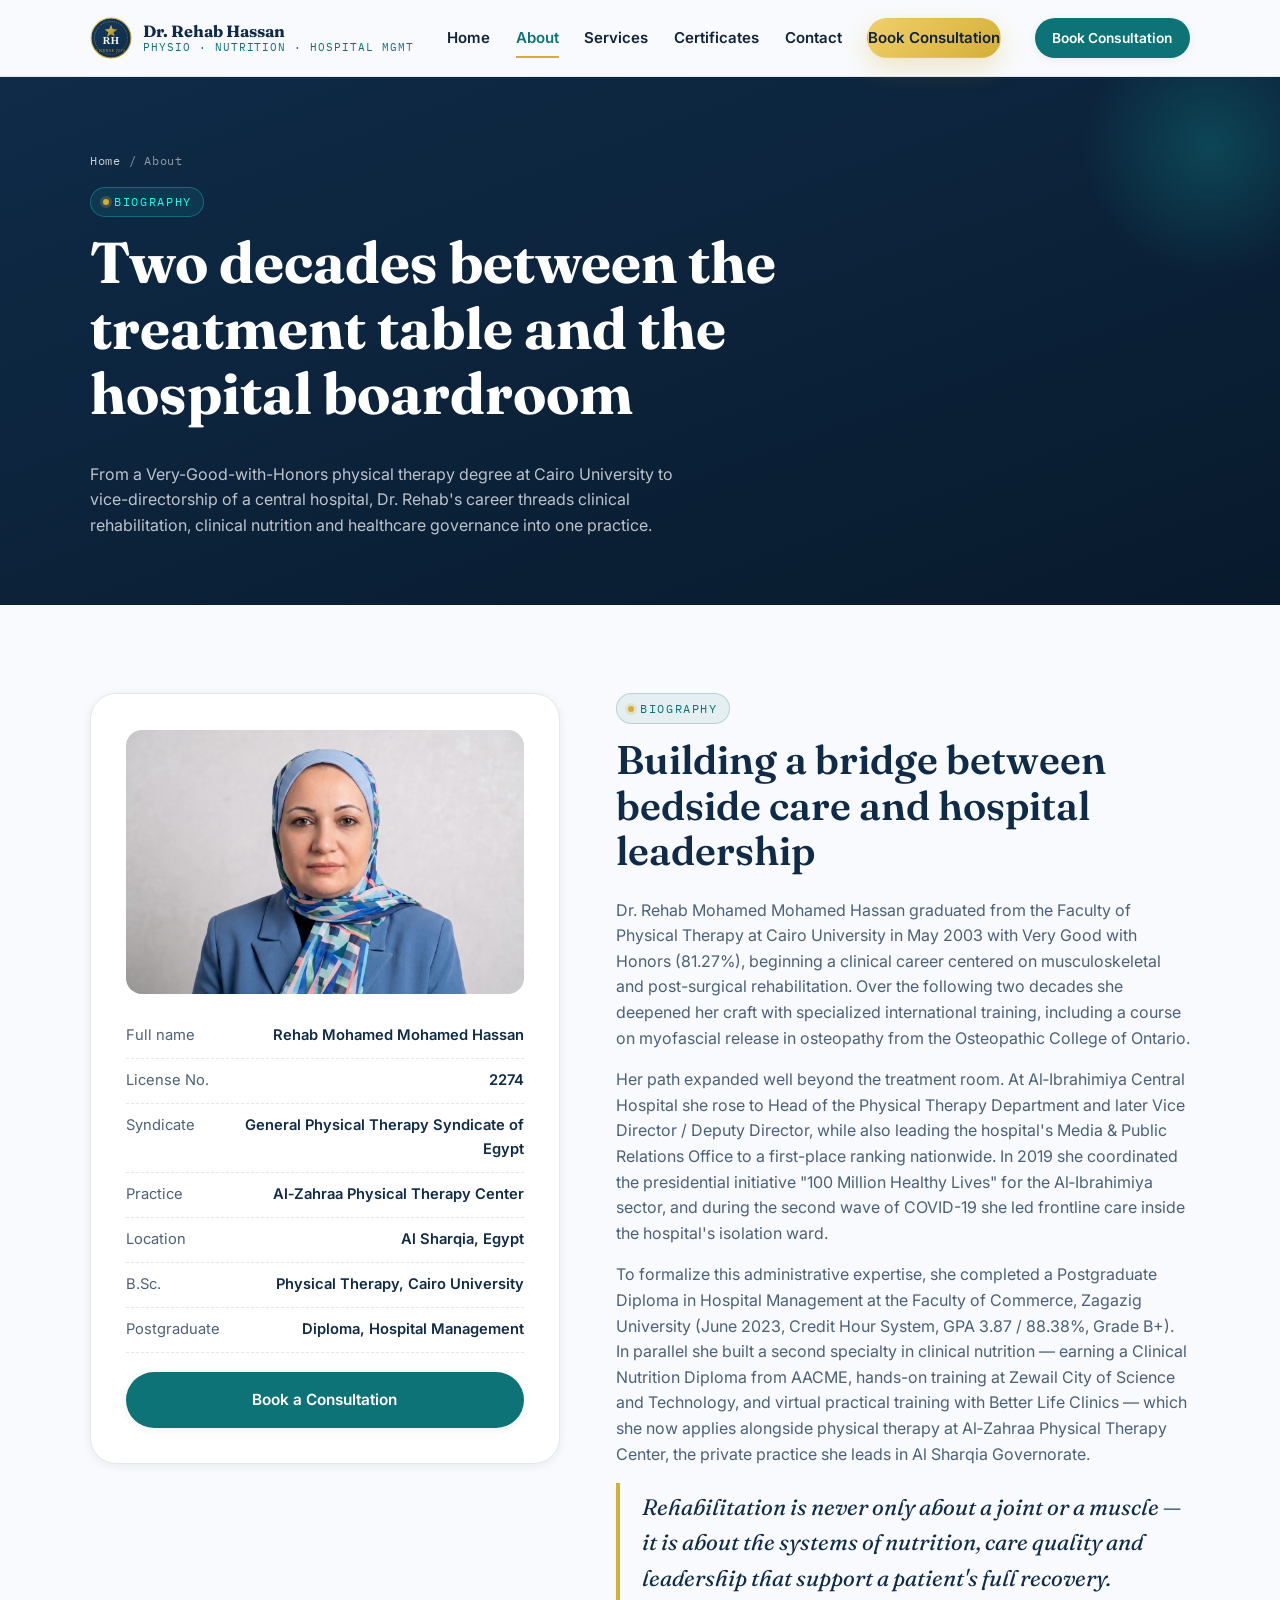
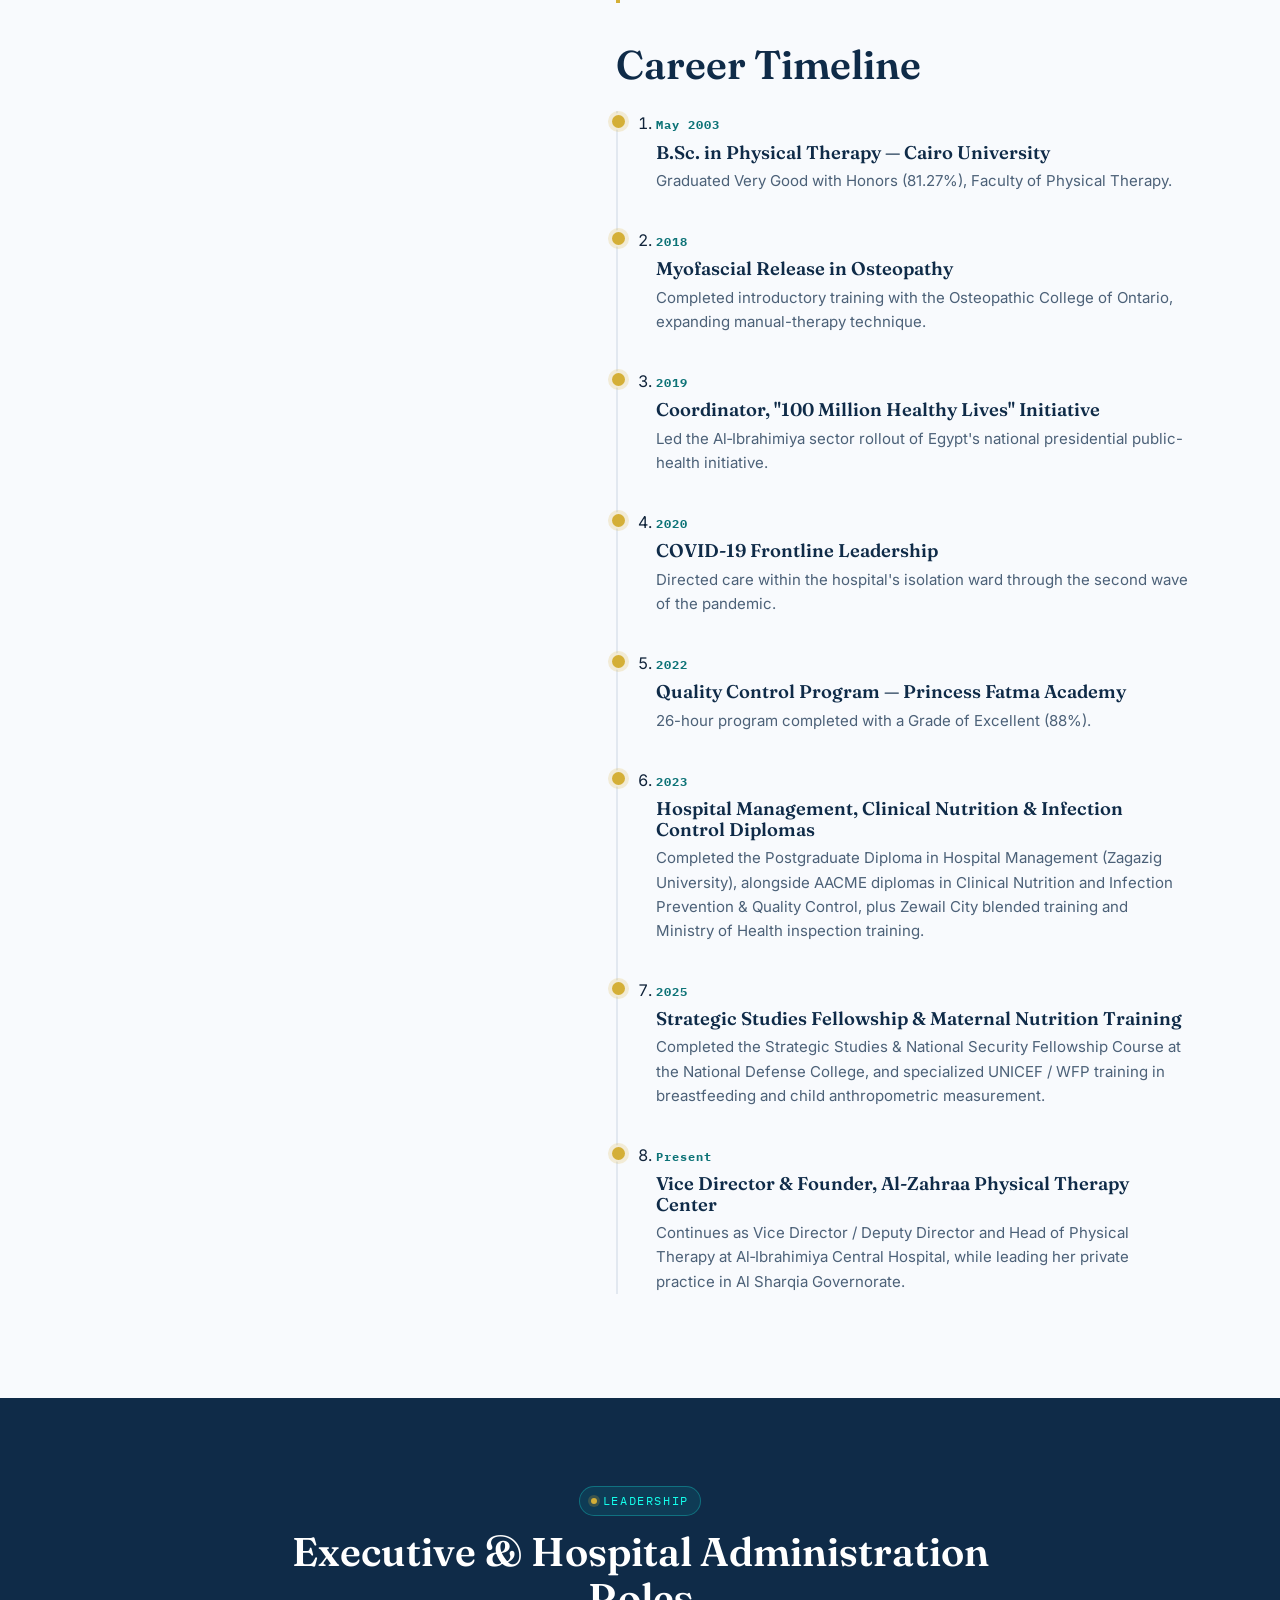
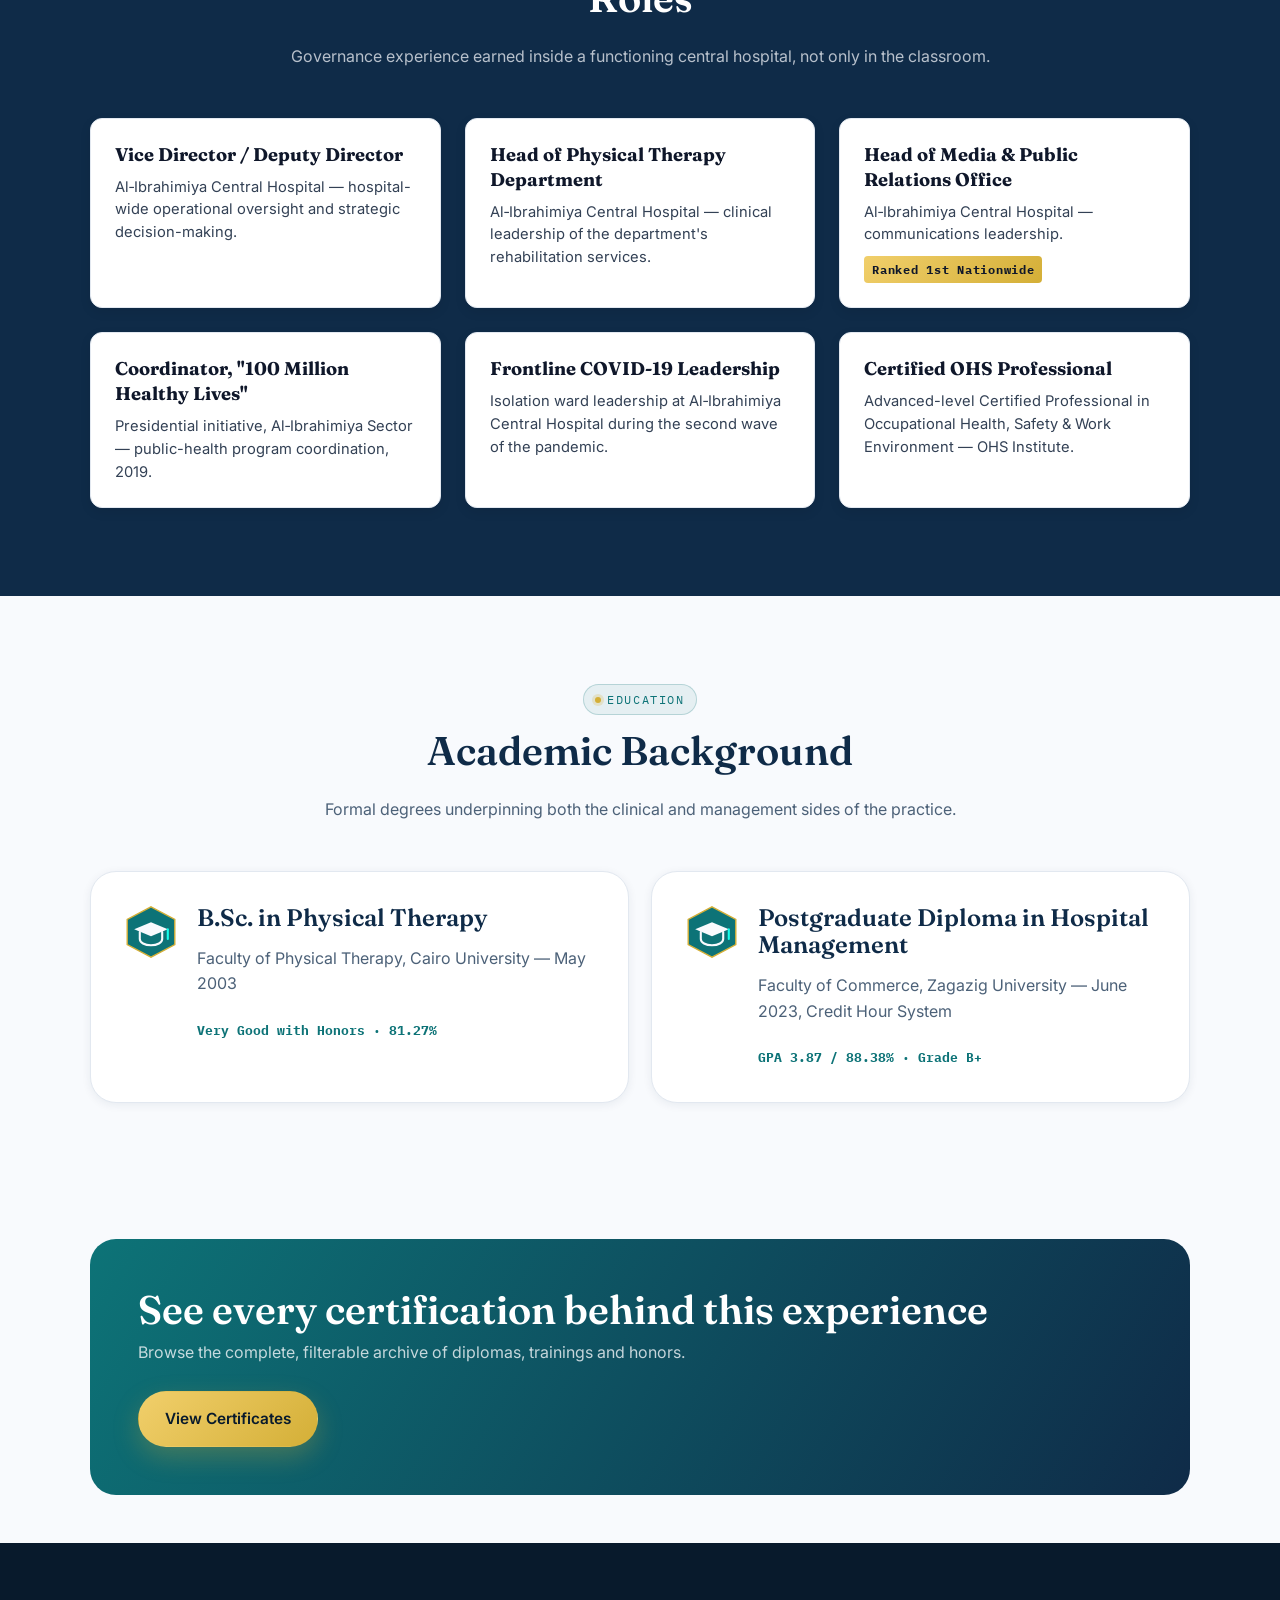
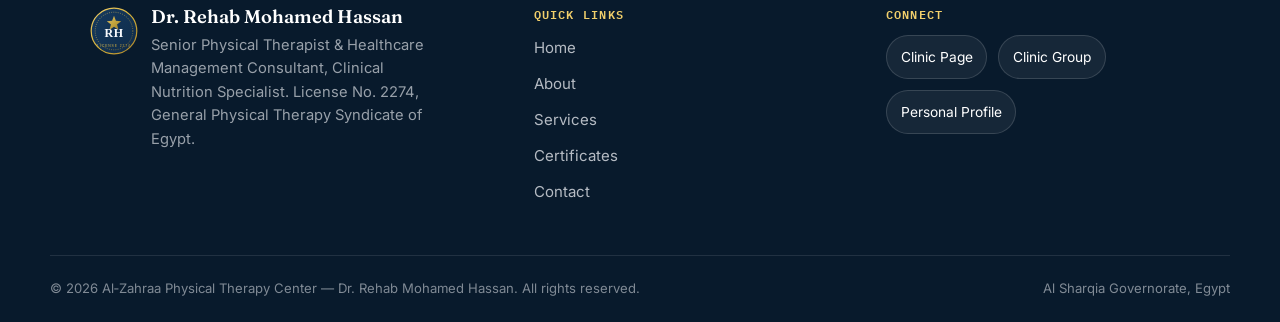
<file: about.html>
<!DOCTYPE html>
<html lang="en">
<head>
<meta charset="UTF-8">
<meta name="viewport" content="width=device-width, initial-scale=1.0">
<title>About Dr. Rehab Hassan | Biography, Career Timeline &amp; Academic Background</title>
<meta name="description" content="Full biography of Dr. Rehab Mohamed Mohamed Hassan — career timeline, executive hospital leadership and academic background in physical therapy and hospital management.">
<link rel="icon" type="image/svg+xml" href="assets/images/favicon.svg">
<link rel="preconnect" href="https://fonts.googleapis.com">
<link rel="preconnect" href="https://fonts.gstatic.com" crossorigin>
<link href="https://fonts.googleapis.com/css2?family=Fraunces:wght@500;600;700&amp;family=Inter:wght@400;500;600;700&amp;family=IBM+Plex+Mono:wght@500;700&amp;display=swap" rel="stylesheet">
<link rel="stylesheet" href="assets/css/style.css">
<style>
  /* إصلاح النصوص البيضاء داخل كروت الإدارة والقيادة */
  .role-grid {
    display: grid !important;
    grid-template-columns: 1fr !important;
    gap: 1.25rem !important;
    margin-top: 2rem !important;
  }
  @media (min-width: 640px) {
    .role-grid {
      grid-template-columns: repeat(2, 1fr) !important;
      gap: 1.5rem !important;
    }
  }
  @media (min-width: 1024px) {
    .role-grid {
      grid-template-columns: repeat(3, 1fr) !important;
    }
  }

  .role-card {
    background-color: #ffffff !important;
    border-radius: 12px !important;
    padding: 1.5rem !important;
    box-shadow: 0 4px 12px rgba(0, 0, 0, 0.08) !important;
    border: 1px solid #e2e8f0 !important;
    display: flex !important;
    flex-direction: column !important;
    justify-content: flex-start !important;
    position: relative !important;
  }

  .role-card h3 {
    color: #0f172a !important;
    font-size: 1.15rem !important;
    font-weight: 700 !important;
    margin-bottom: 0.5rem !important;
    line-height: 1.35 !important;
  }

  .role-card p {
    color: #334155 !important;
    font-size: 0.92rem !important;
    line-height: 1.55 !important;
    margin: 0 !important;
  }

  .tag-honor {
    display: inline-block !important;
    background-color: #d4af37 !important;
    color: #0f172a !important;
    font-size: 0.75rem !important;
    font-weight: 700 !important;
    padding: 4px 8px !important;
    border-radius: 4px !important;
    margin-top: 10px !important;
    width: fit-content !important;
  }
</style>
</head>
<body>
<a href="#main" class="skip-link">Skip to content</a>

<header class="site-header">
  <div class="container nav-bar">
    <a href="index.html" class="brand">
      <img src="assets/images/logo-seal.svg" alt="Dr. Rehab Hassan credential seal logo" width="42" height="42">
      <span class="brand-text"><strong>Dr. Rehab Hassan</strong><span>Physio · Nutrition · Hospital Mgmt</span></span>
    </a>
    <nav class="nav-links" id="navLinks" aria-label="Primary">
      <a href="index.html" data-nav>Home</a>
      <a href="about.html" data-nav>About</a>
      <a href="services.html" data-nav>Services</a>
      <a href="certificates.html" data-nav>Certificates</a>
      <a href="contact.html" data-nav>Contact</a>
      <a href="contact.html" class="btn btn-gold btn-sm">Book Consultation</a>
    </nav>
    <div class="nav-cta">
      <a href="contact.html" class="btn btn-primary btn-sm">Book Consultation</a>
      <button class="hamburger" id="hamburgerBtn" aria-label="Toggle navigation menu" aria-expanded="false" aria-controls="navLinks">
        <span></span><span></span><span></span>
      </button>
    </div>
  </div>
</header>
<div class="nav-drawer-backdrop" id="navBackdrop"></div>

<main id="main">

  <section class="page-banner">
    <div class="container">
      <div class="breadcrumb"><a href="index.html">Home</a> / About</div>
      <span class="eyebrow on-dark">Biography</span>
      <h1>Two decades between the treatment table and the hospital boardroom</h1>
      <p>From a Very-Good-with-Honors physical therapy degree at Cairo University to vice-directorship of a central hospital, Dr. Rehab's career threads clinical rehabilitation, clinical nutrition and healthcare governance into one practice.</p>
    </div>
  </section>

  <section class="section">
    <div class="container bio-layout">

      <aside class="bio-card">
      <img src="assets/images/doctor-profile.jpg" alt="Dr. Rehab Mohamed Hassan" class="bio-portrait-img">
        <div class="bio-fact"><span>Full name</span><span>Rehab Mohamed Mohamed Hassan</span></div>
        <div class="bio-fact"><span>License No.</span><span>2274</span></div>
        <div class="bio-fact"><span>Syndicate</span><span>General Physical Therapy Syndicate of Egypt</span></div>
        <div class="bio-fact"><span>Practice</span><span>Al‑Zahraa Physical Therapy Center</span></div>
        <div class="bio-fact"><span>Location</span><span>Al Sharqia, Egypt</span></div>
        <div class="bio-fact"><span>B.Sc.</span><span>Physical Therapy, Cairo University</span></div>
        <div class="bio-fact"><span>Postgraduate</span><span>Diploma, Hospital Management</span></div>
        <a href="contact.html" class="btn btn-primary btn-block" style="margin-top:1.2rem">Book a Consultation</a>
      </aside>

      <div>
        <span class="eyebrow">Biography</span>
        <h2>Building a bridge between bedside care and hospital leadership</h2>
        <p>Dr. Rehab Mohamed Mohamed Hassan graduated from the Faculty of Physical Therapy at Cairo University in May 2003 with Very Good with Honors (81.27%), beginning a clinical career centered on musculoskeletal and post-surgical rehabilitation. Over the following two decades she deepened her craft with specialized international training, including a course on myofascial release in osteopathy from the Osteopathic College of Ontario.</p>
        <p>Her path expanded well beyond the treatment room. At Al‑Ibrahimiya Central Hospital she rose to Head of the Physical Therapy Department and later Vice Director / Deputy Director, while also leading the hospital's Media &amp; Public Relations Office to a first-place ranking nationwide. In 2019 she coordinated the presidential initiative "100 Million Healthy Lives" for the Al‑Ibrahimiya sector, and during the second wave of COVID-19 she led frontline care inside the hospital's isolation ward.</p>
        <p>To formalize this administrative expertise, she completed a Postgraduate Diploma in Hospital Management at the Faculty of Commerce, Zagazig University (June 2023, Credit Hour System, GPA 3.87 / 88.38%, Grade B+). In parallel she built a second specialty in clinical nutrition — earning a Clinical Nutrition Diploma from AACME, hands-on training at Zewail City of Science and Technology, and virtual practical training with Better Life Clinics — which she now applies alongside physical therapy at Al‑Zahraa Physical Therapy Center, the private practice she leads in Al Sharqia Governorate.</p>
        <blockquote class="quote-block">Rehabilitation is never only about a joint or a muscle — it is about the systems of nutrition, care quality and leadership that support a patient's full recovery.</blockquote>

        <h2 style="margin-top:2.4rem">Career Timeline</h2>
        <ol class="timeline">

          <li class="timeline-item">
            <span class="timeline-year">May 2003</span>
            <h3>B.Sc. in Physical Therapy — Cairo University</h3>
            <p>Graduated Very Good with Honors (81.27%), Faculty of Physical Therapy.</p>
          </li>

          <li class="timeline-item">
            <span class="timeline-year">2018</span>
            <h3>Myofascial Release in Osteopathy</h3>
            <p>Completed introductory training with the Osteopathic College of Ontario, expanding manual-therapy technique.</p>
          </li>

          <li class="timeline-item">
            <span class="timeline-year">2019</span>
            <h3>Coordinator, "100 Million Healthy Lives" Initiative</h3>
            <p>Led the Al‑Ibrahimiya sector rollout of Egypt's national presidential public-health initiative.</p>
          </li>

          <li class="timeline-item">
            <span class="timeline-year">2020</span>
            <h3>COVID-19 Frontline Leadership</h3>
            <p>Directed care within the hospital's isolation ward through the second wave of the pandemic.</p>
          </li>

          <li class="timeline-item">
            <span class="timeline-year">2022</span>
            <h3>Quality Control Program — Princess Fatma Academy</h3>
            <p>26-hour program completed with a Grade of Excellent (88%).</p>
          </li>

          <li class="timeline-item">
            <span class="timeline-year">2023</span>
            <h3>Hospital Management, Clinical Nutrition &amp; Infection Control Diplomas</h3>
            <p>Completed the Postgraduate Diploma in Hospital Management (Zagazig University), alongside AACME diplomas in Clinical Nutrition and Infection Prevention &amp; Quality Control, plus Zewail City blended training and Ministry of Health inspection training.</p>
          </li>

          <li class="timeline-item">
            <span class="timeline-year">2025</span>
            <h3>Strategic Studies Fellowship &amp; Maternal Nutrition Training</h3>
            <p>Completed the Strategic Studies &amp; National Security Fellowship Course at the National Defense College, and specialized UNICEF / WFP training in breastfeeding and child anthropometric measurement.</p>
          </li>

          <li class="timeline-item">
            <span class="timeline-year">Present</span>
            <h3>Vice Director &amp; Founder, Al‑Zahraa Physical Therapy Center</h3>
            <p>Continues as Vice Director / Deputy Director and Head of Physical Therapy at Al‑Ibrahimiya Central Hospital, while leading her private practice in Al Sharqia Governorate.</p>
          </li>

        </ol>
      </div>
    </div>
  </section>

  <section class="section on-navy">
    <div class="container">
      <div class="section-head center">
        <span class="eyebrow on-dark">Leadership</span>
        <h2>Executive &amp; Hospital Administration Roles</h2>
        <p>Governance experience earned inside a functioning central hospital, not only in the classroom.</p>
      </div>
      <div class="role-grid">
        <div class="role-card">
          <h3>Vice Director / Deputy Director</h3>
          <p>Al‑Ibrahimiya Central Hospital — hospital-wide operational oversight and strategic decision-making.</p>
        </div>
        <div class="role-card">
          <h3>Head of Physical Therapy Department</h3>
          <p>Al‑Ibrahimiya Central Hospital — clinical leadership of the department's rehabilitation services.</p>
        </div>
        <div class="role-card">
          <h3>Head of Media &amp; Public Relations Office</h3>
          <p>Al‑Ibrahimiya Central Hospital — communications leadership.</p>
          <span class="tag-honor">Ranked 1st Nationwide</span>
        </div>
        <div class="role-card">
          <h3>Coordinator, "100 Million Healthy Lives"</h3>
          <p>Presidential initiative, Al‑Ibrahimiya Sector — public-health program coordination, 2019.</p>
        </div>
        <div class="role-card">
          <h3>Frontline COVID-19 Leadership</h3>
          <p>Isolation ward leadership at Al‑Ibrahimiya Central Hospital during the second wave of the pandemic.</p>
        </div>
        <div class="role-card">
          <h3>Certified OHS Professional</h3>
          <p>Advanced-level Certified Professional in Occupational Health, Safety &amp; Work Environment — OHS Institute.</p>
        </div>
      </div>
    </div>
  </section>

  <section class="section">
    <div class="container">
      <div class="section-head center">
        <span class="eyebrow">Education</span>
        <h2>Academic Background</h2>
        <p>Formal degrees underpinning both the clinical and management sides of the practice.</p>
      </div>
      <div class="degree-grid">
        <div class="degree-card">
          <img src="assets/images/badge-academic.svg" alt="">
          <div>
            <h3>B.Sc. in Physical Therapy</h3>
            <p>Faculty of Physical Therapy, Cairo University — May 2003</p>
            <span class="grade">Very Good with Honors · 81.27%</span>
          </div>
        </div>
        <div class="degree-card">
          <img src="assets/images/badge-academic.svg" alt="">
          <div>
            <h3>Postgraduate Diploma in Hospital Management</h3>
            <p>Faculty of Commerce, Zagazig University — June 2023, Credit Hour System</p>
            <span class="grade">GPA 3.87 / 88.38% · Grade B+</span>
          </div>
        </div>
      </div>
    </div>
  </section>

  <section class="section-tight">
    <div class="container">
      <div class="cta-banner">
        <div>
          <h2>See every certification behind this experience</h2>
          <p>Browse the complete, filterable archive of diplomas, trainings and honors.</p>
        </div>
        <a href="certificates.html" class="btn btn-gold">View Certificates</a>
      </div>
    </div>
  </section>

</main>

<footer class="site-footer">
  <div class="container footer-grid">
    <div class="footer-brand">
      <img src="assets/images/logo-seal.svg" alt="" width="48" height="48">
      <div>
        <h3>Dr. Rehab Mohamed Hassan</h3>
        <p>Senior Physical Therapist &amp; Healthcare Management Consultant, Clinical Nutrition Specialist. License No. 2274, General Physical Therapy Syndicate of Egypt.</p>
      </div>
    </div>
    <div class="footer">
      <h4>Quick Links</h4>
      <ul class="footer-links">
        <li><a href="index.html">Home</a></li>
        <li><a href="about.html">About</a></li>
        <li><a href="services.html">Services</a></li>
        <li><a href="certificates.html">Certificates</a></li>
        <li><a href="contact.html">Contact</a></li>
      </ul>
    </div>
    <div class="footer">
      <h4>Connect</h4>
      <div class="social-row">
        <a class="social-pill" href="https://www.facebook.com/share/14iZMghUTBf/" target="_blank" rel="noopener">Clinic Page</a>
        <a class="social-pill" href="https://www.facebook.com/groups/1322577555018839/?ref=share&amp;mibextid=NSMWBT" target="_blank" rel="noopener">Clinic Group</a>
        <a class="social-pill" href="https://www.facebook.com/share/1DDHBu3A2B/" target="_blank" rel="noopener">Personal Profile</a>
      </div>
    </div>
  </div>
  <div class="container footer-bottom">
    <span>© <span id="year"></span> Al‑Zahraa Physical Therapy Center — Dr. Rehab Mohamed Hassan. All rights reserved.</span>
    <span>Al Sharqia Governorate, Egypt</span>
  </div>
</footer>

<script src="assets/js/script.js"></script>
</body>
</html>
</file>
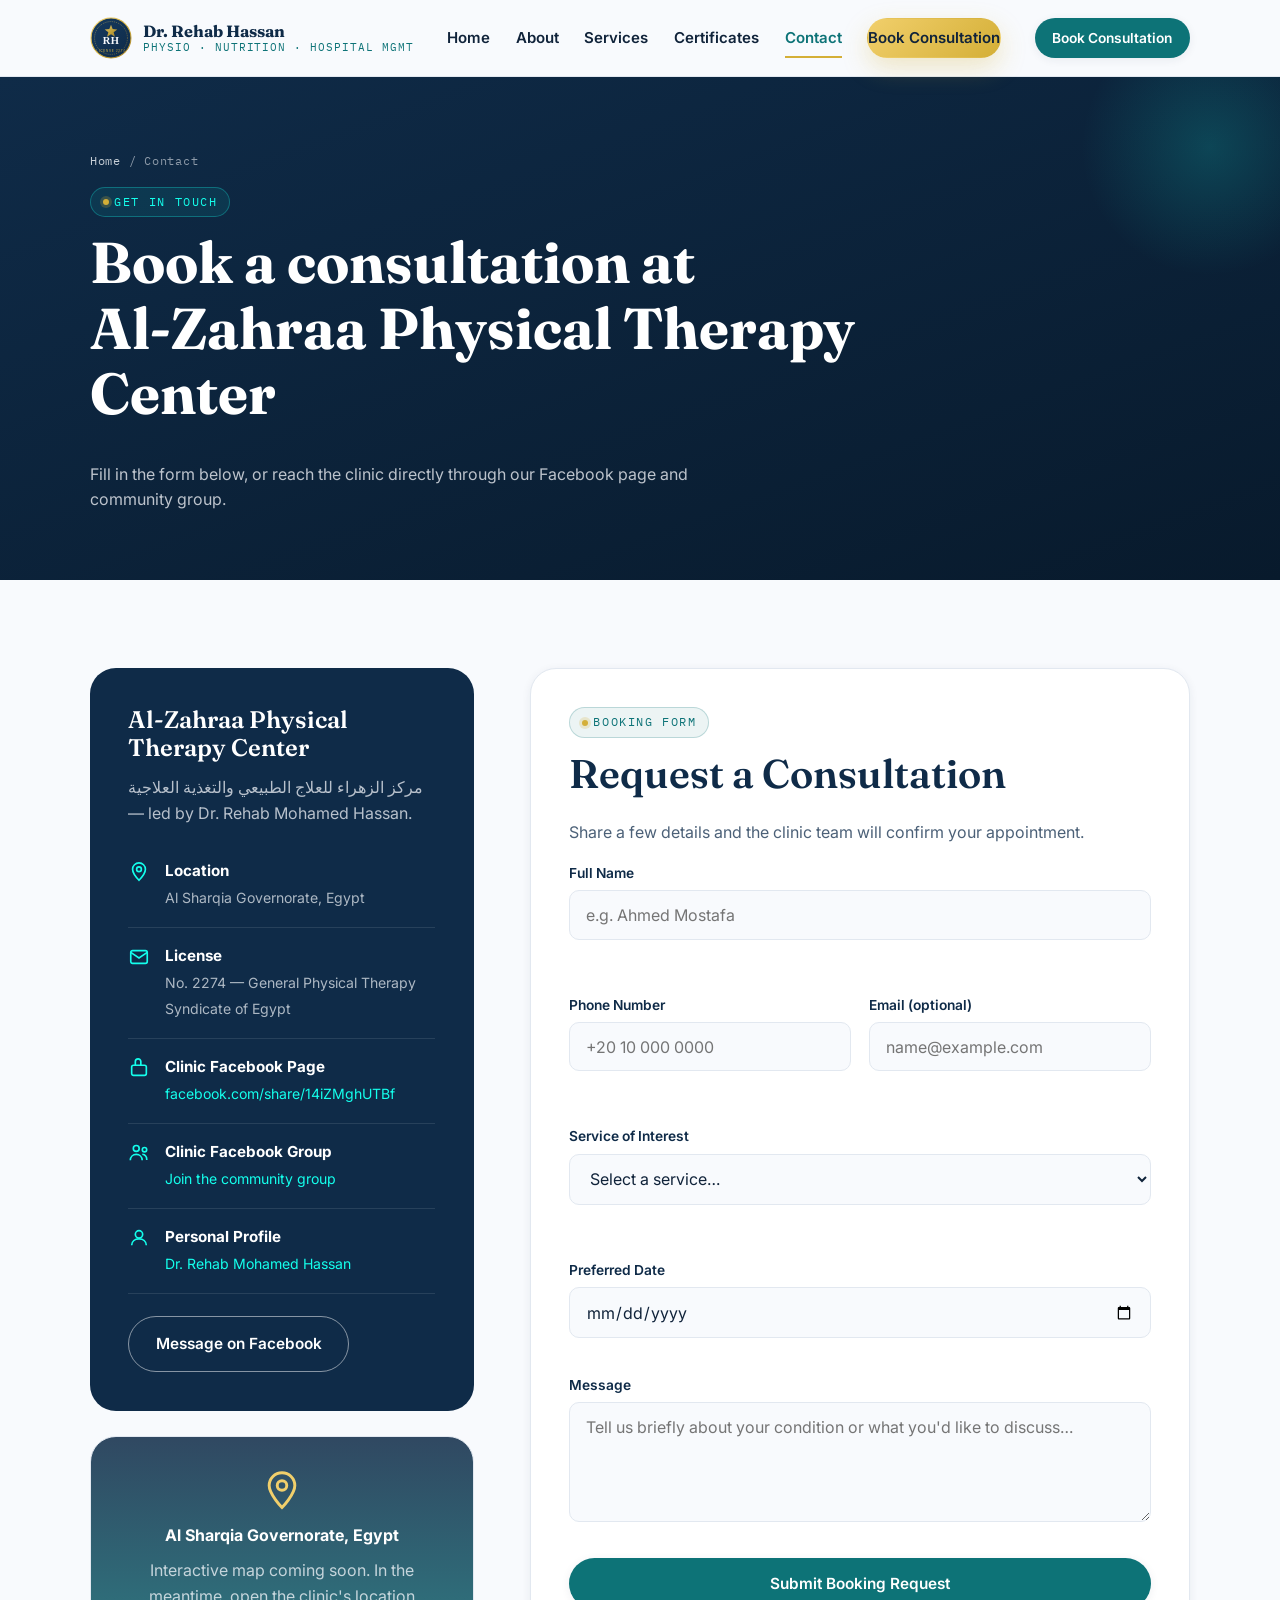
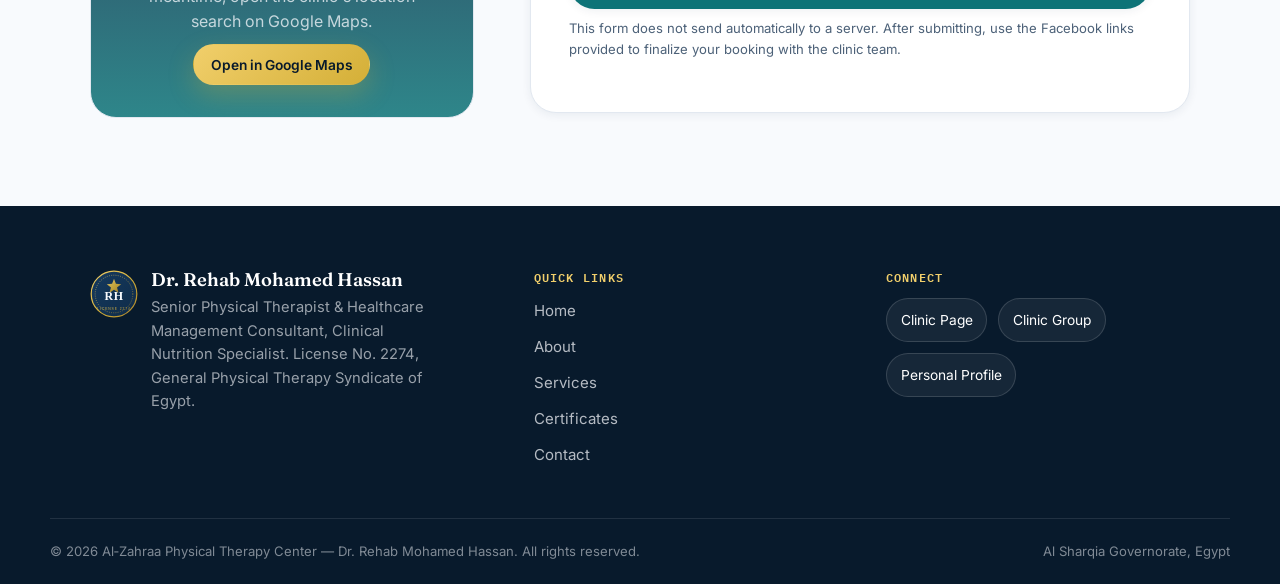
<file: contact.html>
<!DOCTYPE html>
<html lang="en">
<head>
<meta charset="UTF-8">
<meta name="viewport" content="width=device-width, initial-scale=1.0">
<title>Contact &amp; Book a Consultation | Dr. Rehab Hassan — Al‑Zahraa Physical Therapy Center</title>
<meta name="description" content="Book a consultation with Dr. Rehab Mohamed Hassan at Al‑Zahraa Physical Therapy Center, Al Sharqia Governorate, Egypt. Reach the clinic through Facebook or the booking form.">
<link rel="icon" type="image/svg+xml" href="assets/images/favicon.svg">
<link rel="preconnect" href="https://fonts.googleapis.com">
<link rel="preconnect" href="https://fonts.gstatic.com" crossorigin>
<link href="https://fonts.googleapis.com/css2?family=Fraunces:wght@500;600;700&amp;family=Inter:wght@400;500;600;700&amp;family=IBM+Plex+Mono:wght@500;700&amp;display=swap" rel="stylesheet">
<link rel="stylesheet" href="assets/css/style.css">
</head>
<body>
<a href="#main" class="skip-link">Skip to content</a>

<header class="site-header">
  <div class="container nav-bar">
    <a href="index.html" class="brand">
      <img src="assets/images/logo-seal.svg" alt="Dr. Rehab Hassan credential seal logo" width="42" height="42">
      <span class="brand-text"><strong>Dr. Rehab Hassan</strong><span>Physio · Nutrition · Hospital Mgmt</span></span>
    </a>
    <nav class="nav-links" id="navLinks" aria-label="Primary">
      <a href="index.html" data-nav>Home</a>
      <a href="about.html" data-nav>About</a>
      <a href="services.html" data-nav>Services</a>
      <a href="certificates.html" data-nav>Certificates</a>
      <a href="contact.html" data-nav>Contact</a>
      <a href="contact.html" class="btn btn-gold btn-sm">Book Consultation</a>
    </nav>
    <div class="nav-cta">
      <a href="contact.html" class="btn btn-primary btn-sm">Book Consultation</a>
      <button class="hamburger" id="hamburgerBtn" aria-label="Toggle navigation menu" aria-expanded="false" aria-controls="navLinks">
        <span></span><span></span><span></span>
      </button>
    </div>
  </div>
</header>
<div class="nav-drawer-backdrop" id="navBackdrop"></div>

<main id="main">

  <section class="page-banner">
    <div class="container">
      <div class="breadcrumb"><a href="index.html">Home</a> / Contact</div>
      <span class="eyebrow on-dark">Get in Touch</span>
      <h1>Book a consultation at Al‑Zahraa Physical Therapy Center</h1>
      <p>Fill in the form below, or reach the clinic directly through our Facebook page and community group.</p>
    </div>
  </section>

  <section class="section">
    <div class="container contact-layout">

      <div>
        <div class="contact-info-card">
          <h3>Al‑Zahraa Physical Therapy Center</h3>
          <p>مركز الزهراء للعلاج الطبيعي والتغذية العلاجية — led by Dr. Rehab Mohamed Hassan.</p>

          <div class="info-row">
            <svg viewBox="0 0 24 24" fill="none" stroke="currentColor" stroke-width="1.8"><path d="M12 21s7-7.2 7-12a7 7 0 1 0-14 0c0 4.8 7 12 7 12z"/><circle cx="12" cy="9" r="2.6"/></svg>
            <div><strong>Location</strong><span>Al Sharqia Governorate, Egypt</span></div>
          </div>
          <div class="info-row">
            <svg viewBox="0 0 24 24" fill="none" stroke="currentColor" stroke-width="1.8"><rect x="3" y="5" width="18" height="14" rx="2"/><path d="m3 7 9 6 9-6"/></svg>
            <div><strong>License</strong><span>No. 2274 — General Physical Therapy Syndicate of Egypt</span></div>
          </div>
          <div class="info-row">
            <svg viewBox="0 0 24 24" fill="none" stroke="currentColor" stroke-width="1.8"><path d="M14 9V5a3 3 0 0 0-6 0v4"/><rect x="4" y="9" width="16" height="11" rx="2"/></svg>
            <div><strong>Clinic Facebook Page</strong><span><a href="https://www.facebook.com/share/14iZMghUTBf/" target="_blank" rel="noopener" style="color:#14ffec">facebook.com/share/14iZMghUTBf</a></span></div>
          </div>
          <div class="info-row">
            <svg viewBox="0 0 24 24" fill="none" stroke="currentColor" stroke-width="1.8"><circle cx="9" cy="7" r="3.2"/><path d="M2.5 20c0-4 3-6.5 6.5-6.5S15.5 16 15.5 20"/><circle cx="18" cy="8.4" r="2.4"/><path d="M15.6 13.4c2.7.3 4.9 2.6 4.9 6.1"/></svg>
            <div><strong>Clinic Facebook Group</strong><span><a href="https://www.facebook.com/groups/1322577555018839/?ref=share&amp;mibextid=NSMWBT" target="_blank" rel="noopener" style="color:#14ffec">Join the community group</a></span></div>
          </div>
          <div class="info-row">
            <svg viewBox="0 0 24 24" fill="none" stroke="currentColor" stroke-width="1.8"><circle cx="12" cy="8" r="4"/><path d="M4 20c0-4.4 3.6-7 8-7s8 2.6 8 7"/></svg>
            <div><strong>Personal Profile</strong><span><a href="https://www.facebook.com/share/1DDHBu3A2B/" target="_blank" rel="noopener" style="color:#14ffec">Dr. Rehab Mohamed Hassan</a></span></div>
          </div>

          <div class="btn-row" style="margin-top:1.4rem">
            <a href="https://www.facebook.com/share/14iZMghUTBf/" target="_blank" rel="noopener" class="btn btn-outline">Message on Facebook</a>
          </div>
        </div>

        <div class="map-placeholder">
          <svg viewBox="0 0 24 24" fill="none" stroke="currentColor" stroke-width="1.6"><path d="M12 21s7-7.2 7-12a7 7 0 1 0-14 0c0 4.8 7 12 7 12z"/><circle cx="12" cy="9" r="2.6"/></svg>
          <strong>Al Sharqia Governorate, Egypt</strong>
          <p style="color:rgba(248,250,253,0.75);max-width:34ch;margin:0">Interactive map coming soon. In the meantime, open the clinic's location search on Google Maps.</p>
          <a href="https://www.google.com/maps/search/?api=1&amp;query=Al-Zahraa+Physical+Therapy+Center+Al+Sharqia+Egypt" target="_blank" rel="noopener" class="btn btn-gold btn-sm">Open in Google Maps</a>
        </div>
      </div>

      <div class="form-card">
        <span class="eyebrow">Booking Form</span>
        <h2>Request a Consultation</h2>
        <p>Share a few details and the clinic team will confirm your appointment.</p>

        <form id="bookingForm" novalidate>
          <div class="form-grid">
            <div class="form-field full">
              <label for="fullName">Full Name</label>
              <input type="text" id="fullName" name="fullName" placeholder="e.g. Ahmed Mostafa" data-error-message="Please enter your full name (at least 3 characters).">
              <span class="field-error" data-error-for="fullName"></span>
            </div>

            <div class="form-field">
              <label for="phone">Phone Number</label>
              <input type="tel" id="phone" name="phone" placeholder="+20 10 000 0000" data-error-message="Please enter a valid phone number.">
              <span class="field-error" data-error-for="phone"></span>
            </div>

            <div class="form-field">
              <label for="email">Email (optional)</label>
              <input type="email" id="email" name="email" placeholder="name@example.com" data-error-message="Please enter a valid email address.">
              <span class="field-error" data-error-for="email"></span>
            </div>

            <div class="form-field full">
              <label for="service">Service of Interest</label>
              <select id="service" name="service" data-error-message="Please choose a service.">
                <option value="">Select a service…</option>
                <option value="physical-therapy">Physical Therapy Program</option>
                <option value="clinical-nutrition">Clinical Nutrition Consultation</option>
                <option value="hospital-management">Hospital Management Audit</option>
                <option value="other">Other / Not Sure Yet</option>
              </select>
              <span class="field-error" data-error-for="service"></span>
            </div>

            <div class="form-field full">
              <label for="preferredDate">Preferred Date</label>
              <input type="date" id="preferredDate" name="preferredDate">
            </div>

            <div class="form-field full">
              <label for="message">Message</label>
              <textarea id="message" name="message" placeholder="Tell us briefly about your condition or what you'd like to discuss…" data-error-message="Please add a short message (at least 10 characters)."></textarea>
              <span class="field-error" data-error-for="message"></span>
            </div>
          </div>

          <button type="submit" class="btn btn-primary btn-block">Submit Booking Request</button>
          <p class="form-note">This form does not send automatically to a server. After submitting, use the Facebook links provided to finalize your booking with the clinic team.</p>

          <div class="confirm-panel" id="confirmPanel">
            <h4>Thank you — your request is ready</h4>
            <p style="margin-bottom:.8em">Please send us the same details over Facebook so our team can confirm your appointment as quickly as possible.</p>
            <div class="btn-row">
              <a href="https://www.facebook.com/share/14iZMghUTBf/" target="_blank" rel="noopener" class="btn btn-primary btn-sm">Message Clinic Page</a>
              <a href="https://www.facebook.com/groups/1322577555018839/?ref=share&amp;mibextid=NSMWBT" target="_blank" rel="noopener" class="btn btn-outline-navy btn-sm">Post in Clinic Group</a>
            </div>
          </div>
        </form>
      </div>

    </div>
  </section>

</main>

<footer class="site-footer">
  <div class="container footer-grid">
    <div class="footer-brand">
      <img src="assets/images/logo-seal.svg" alt="" width="48" height="48">
      <div>
        <h3>Dr. Rehab Mohamed Hassan</h3>
        <p>Senior Physical Therapist &amp; Healthcare Management Consultant, Clinical Nutrition Specialist. License No. 2274, General Physical Therapy Syndicate of Egypt.</p>
      </div>
    </div>
    <div class="footer">
      <h4>Quick Links</h4>
      <ul class="footer-links">
        <li><a href="index.html">Home</a></li>
        <li><a href="about.html">About</a></li>
        <li><a href="services.html">Services</a></li>
        <li><a href="certificates.html">Certificates</a></li>
        <li><a href="contact.html">Contact</a></li>
      </ul>
    </div>
    <div class="footer">
      <h4>Connect</h4>
      <div class="social-row">
        <a class="social-pill" href="https://www.facebook.com/share/14iZMghUTBf/" target="_blank" rel="noopener">Clinic Page</a>
        <a class="social-pill" href="https://www.facebook.com/groups/1322577555018839/?ref=share&amp;mibextid=NSMWBT" target="_blank" rel="noopener">Clinic Group</a>
        <a class="social-pill" href="https://www.facebook.com/share/1DDHBu3A2B/" target="_blank" rel="noopener">Personal Profile</a>
      </div>
    </div>
  </div>
  <div class="container footer-bottom">
    <span>© <span id="year"></span> Al‑Zahraa Physical Therapy Center — Dr. Rehab Mohamed Hassan. All rights reserved.</span>
    <span>Al Sharqia Governorate, Egypt</span>
  </div>
</footer>

<script src="assets/js/script.js"></script>
</body>
</html>
</file>
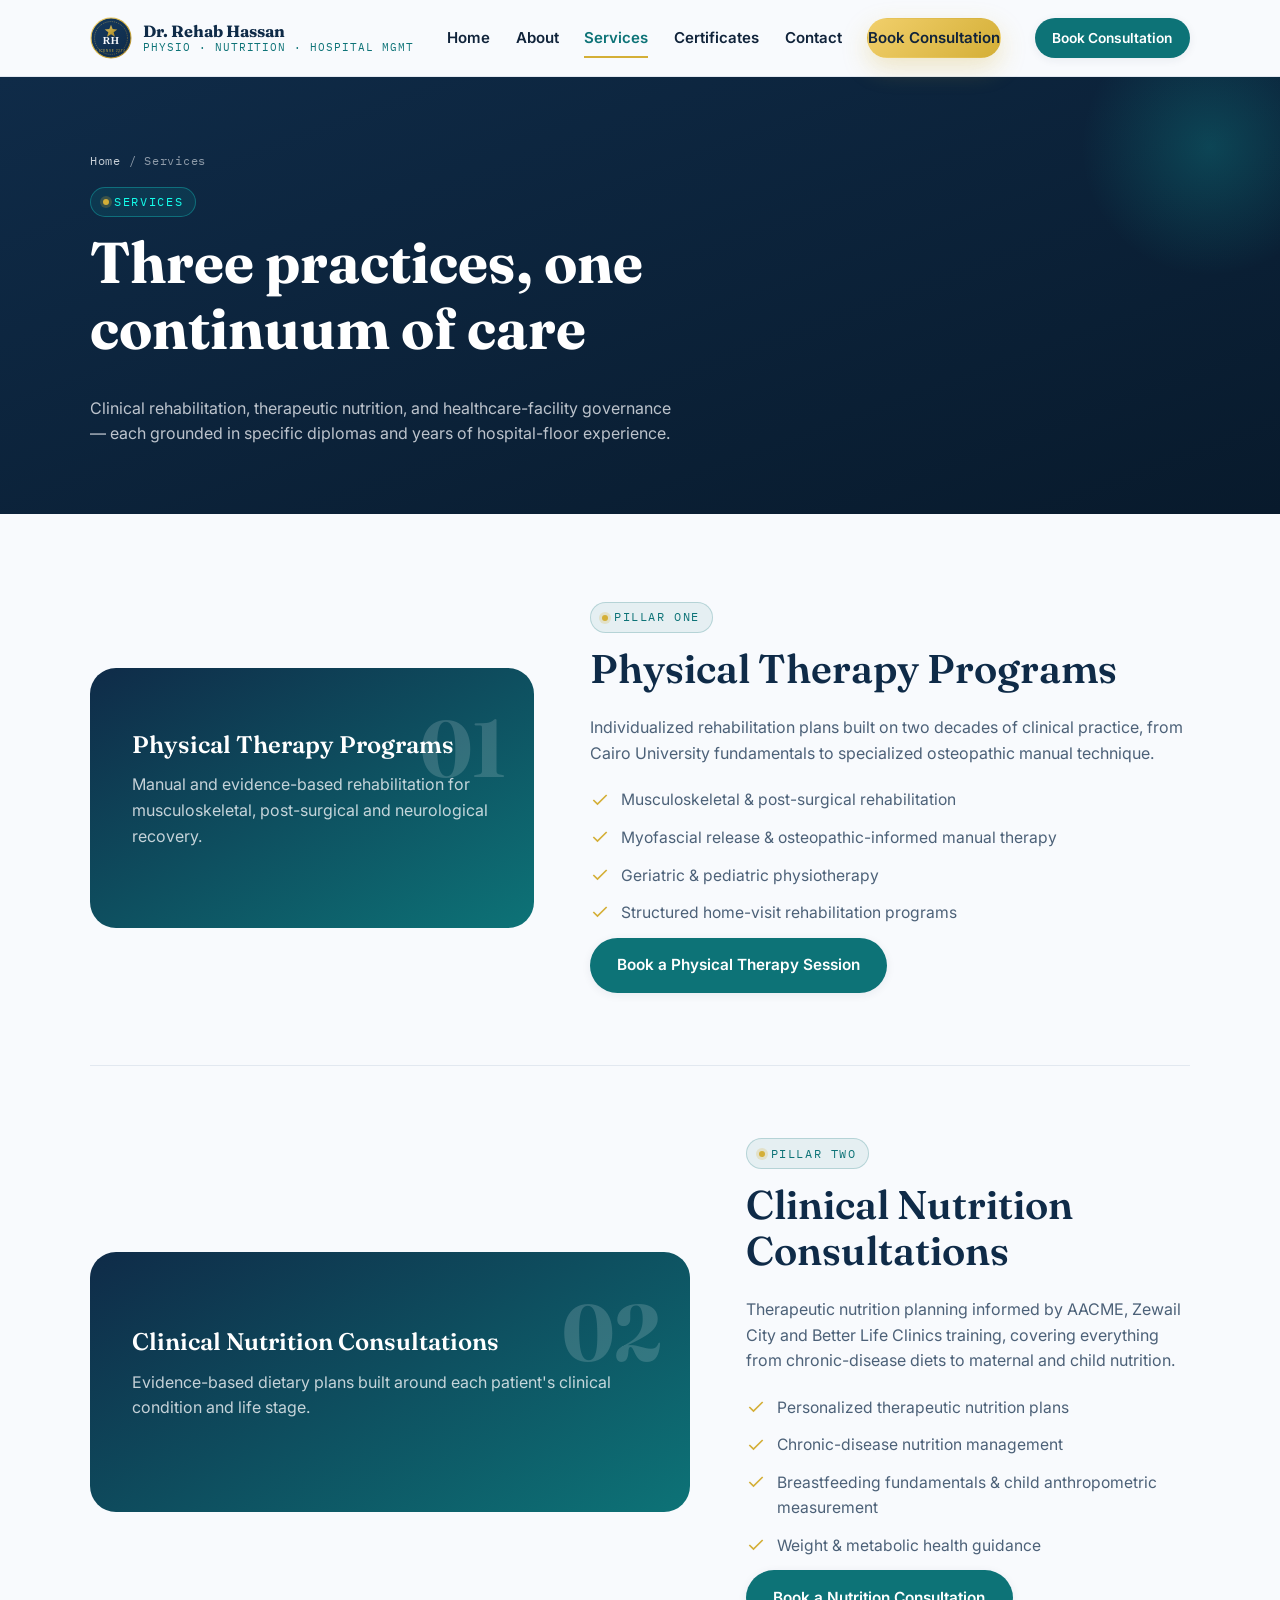
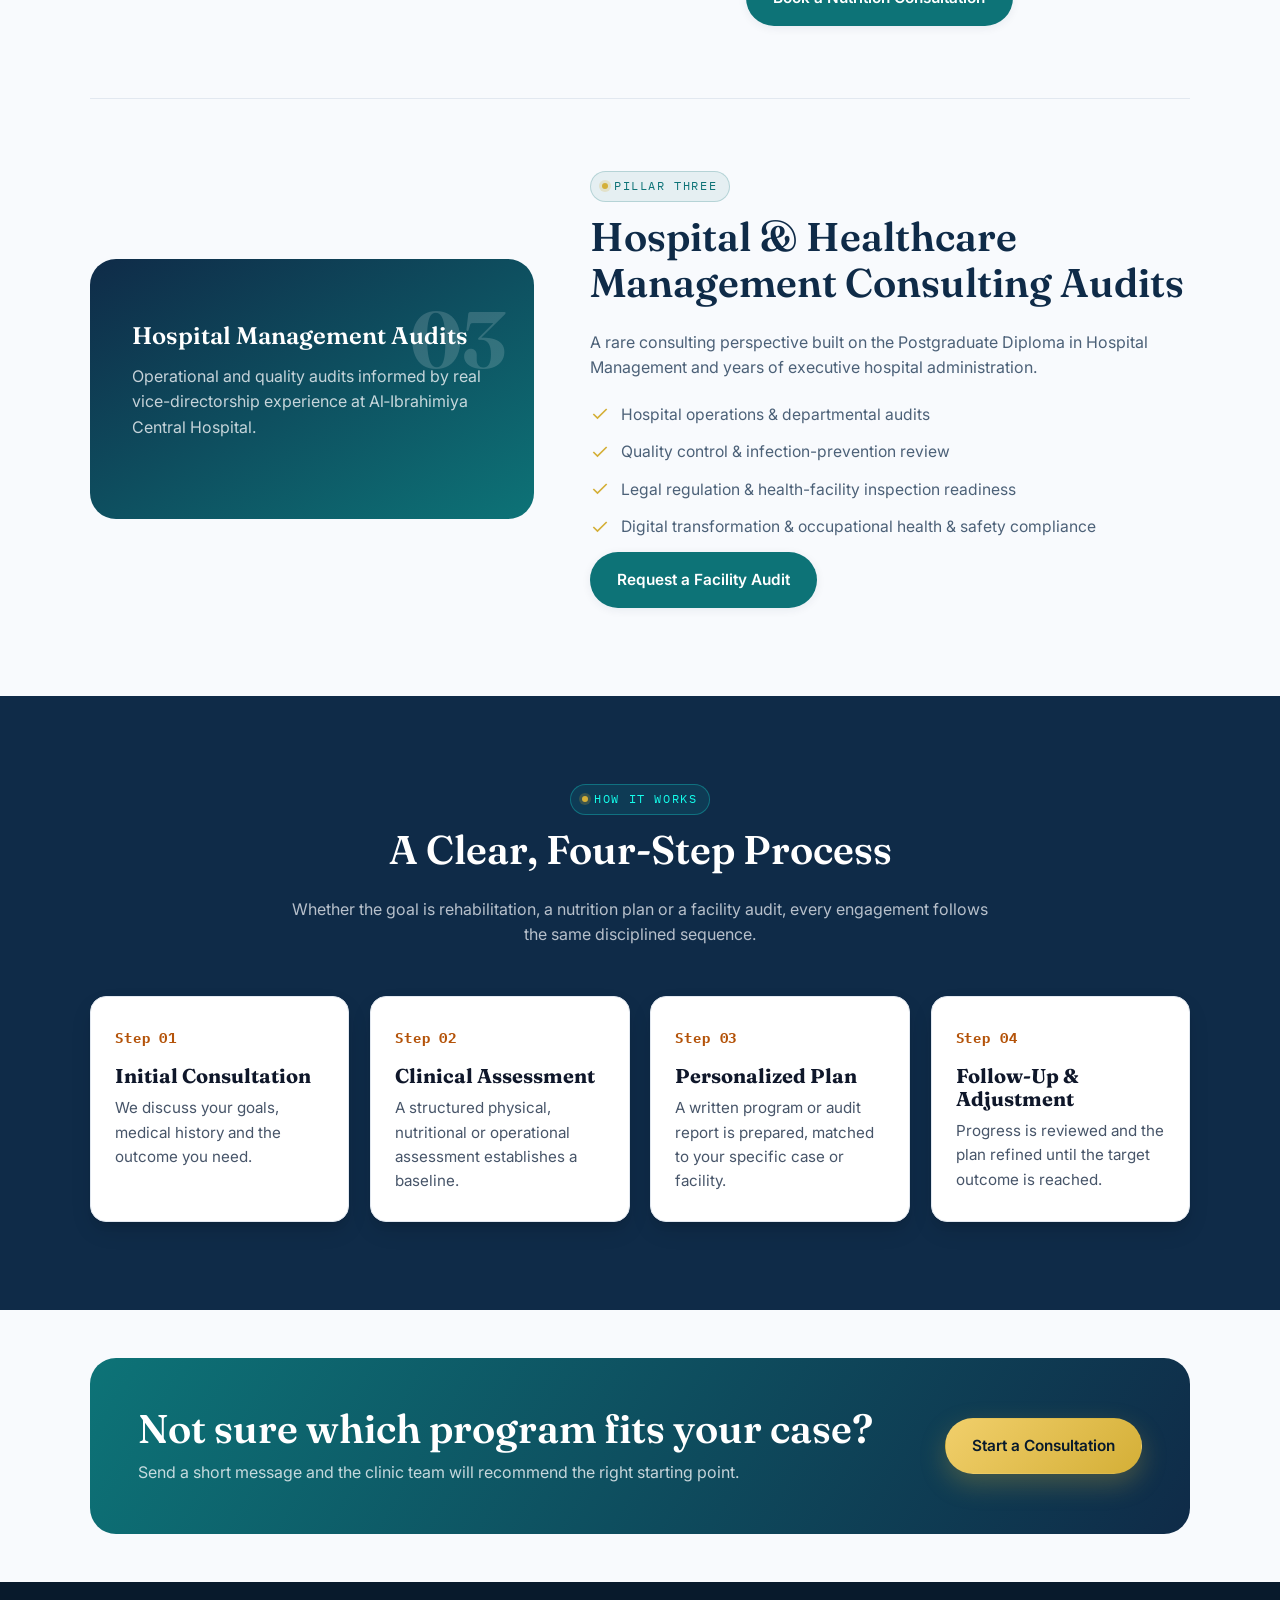
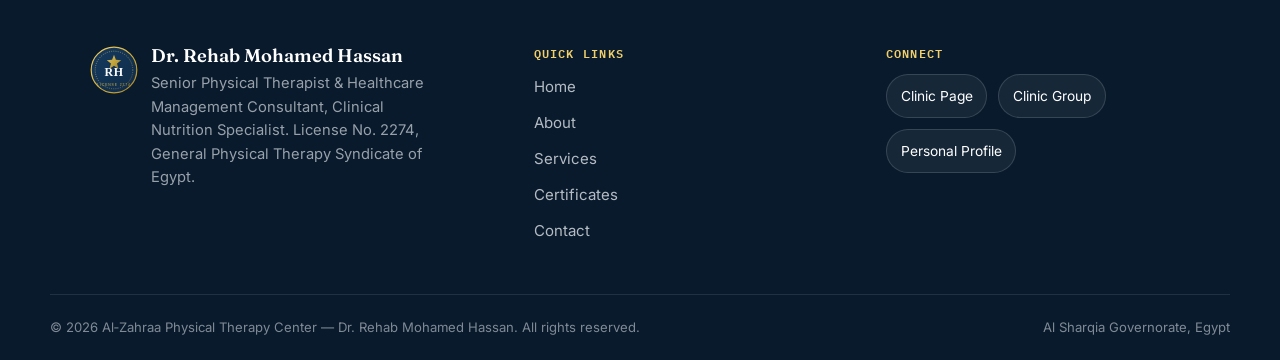
<file: services.html>
<!DOCTYPE html>
<html lang="en">
<head>
<meta charset="UTF-8">
<meta name="viewport" content="width=device-width, initial-scale=1.0">
<title>Services | Dr. Rehab Hassan — Physical Therapy, Clinical Nutrition &amp; Hospital Management</title>
<meta name="description" content="Physical therapy programs, clinical nutrition consultations, and hospital management audits offered by Dr. Rehab Mohamed Hassan and Al‑Zahraa Physical Therapy Center.">
<link rel="icon" type="image/svg+xml" href="assets/images/favicon.svg">
<link rel="preconnect" href="https://fonts.googleapis.com">
<link rel="preconnect" href="https://fonts.gstatic.com" crossorigin>
<link href="https://fonts.googleapis.com/css2?family=Fraunces:wght@500;600;700&amp;family=Inter:wght@400;500;600;700&amp;family=IBM+Plex+Mono:wght@500;700&amp;display=swap" rel="stylesheet">
<link rel="stylesheet" href="assets/css/style.css">
<style>
  /* إصلاح وضوح نصوص الكروت البيضاء */
  .process-step {
    background-color: #ffffff !important;
    color: #1e293b !important;
    border-radius: 1rem;
    padding: 1.75rem 1.5rem;
    box-shadow: 0 10px 25px -5px rgba(0, 0, 0, 0.15), 0 8px 10px -6px rgba(0, 0, 0, 0.1);
  }
  .process-step .step-num {
    color: #b45309 !important; /* برونزي/ذهبي داكن ومقروء */
    font-weight: 700 !important;
    font-size: 0.875rem;
    display: inline-block;
    margin-bottom: 0.5rem;
  }
  .process-step h3 {
    color: #0f172a !important; /* كحلي داكن وواضح */
    font-weight: 700 !important;
    font-size: 1.25rem;
    margin: 0.5rem 0;
  }
  .process-step p {
    color: #475569 !important; /* رمادي داكن فخم ومقروء */
    font-size: 0.95rem;
    line-height: 1.6;
    margin: 0;
  }
</style>
</head>
<body>
<a href="#main" class="skip-link">Skip to content</a>

<header class="site-header">
  <div class="container nav-bar">
    <a href="index.html" class="brand">
      <img src="assets/images/logo-seal.svg" alt="Dr. Rehab Hassan credential seal logo" width="42" height="42">
      <span class="brand-text"><strong>Dr. Rehab Hassan</strong><span>Physio · Nutrition · Hospital Mgmt</span></span>
    </a>
    <nav class="nav-links" id="navLinks" aria-label="Primary">
      <a href="index.html" data-nav>Home</a>
      <a href="about.html" data-nav>About</a>
      <a href="services.html" data-nav>Services</a>
      <a href="certificates.html" data-nav>Certificates</a>
      <a href="contact.html" data-nav>Contact</a>
      <a href="contact.html" class="btn btn-gold btn-sm">Book Consultation</a>
    </nav>
    <div class="nav-cta">
      <a href="contact.html" class="btn btn-primary btn-sm">Book Consultation</a>
      <button class="hamburger" id="hamburgerBtn" aria-label="Toggle navigation menu" aria-expanded="false" aria-controls="navLinks">
        <span></span><span></span><span></span>
      </button>
    </div>
  </div>
</header>
<div class="nav-drawer-backdrop" id="navBackdrop"></div>

<main id="main">

  <section class="page-banner">
    <div class="container">
      <div class="breadcrumb"><a href="index.html">Home</a> / Services</div>
      <span class="eyebrow on-dark">Services</span>
      <h1>Three practices, one continuum of care</h1>
      <p>Clinical rehabilitation, therapeutic nutrition, and healthcare-facility governance — each grounded in specific diplomas and years of hospital-floor experience.</p>
    </div>
  </section>

  <section class="section" id="physical-therapy">
    <div class="container">
      <div class="service-block">
        <div class="service-media">
          <span class="num">01</span>
          <h3>Physical Therapy Programs</h3>
          <p>Manual and evidence-based rehabilitation for musculoskeletal, post-surgical and neurological recovery.</p>
        </div>
        <div>
          <span class="eyebrow">Pillar One</span>
          <h2>Physical Therapy Programs</h2>
          <p>Individualized rehabilitation plans built on two decades of clinical practice, from Cairo University fundamentals to specialized osteopathic manual technique.</p>
          <ul class="service-list">
            <li><svg viewBox="0 0 24 24" fill="none" stroke="currentColor" stroke-width="2"><path d="M20 6 9 17l-5-5"/></svg>Musculoskeletal &amp; post-surgical rehabilitation</li>
            <li><svg viewBox="0 0 24 24" fill="none" stroke="currentColor" stroke-width="2"><path d="M20 6 9 17l-5-5"/></svg>Myofascial release &amp; osteopathic-informed manual therapy</li>
            <li><svg viewBox="0 0 24 24" fill="none" stroke="currentColor" stroke-width="2"><path d="M20 6 9 17l-5-5"/></svg>Geriatric &amp; pediatric physiotherapy</li>
            <li><svg viewBox="0 0 24 24" fill="none" stroke="currentColor" stroke-width="2"><path d="M20 6 9 17l-5-5"/></svg>Structured home-visit rehabilitation programs</li>
          </ul>
          <a href="contact.html" class="btn btn-primary">Book a Physical Therapy Session</a>
        </div>
      </div>

      <div class="service-block reverse" id="clinical-nutrition">
        <div>
          <span class="eyebrow">Pillar Two</span>
          <h2>Clinical Nutrition Consultations</h2>
          <p>Therapeutic nutrition planning informed by AACME, Zewail City and Better Life Clinics training, covering everything from chronic-disease diets to maternal and child nutrition.</p>
          <ul class="service-list">
            <li><svg viewBox="0 0 24 24" fill="none" stroke="currentColor" stroke-width="2"><path d="M20 6 9 17l-5-5"/></svg>Personalized therapeutic nutrition plans</li>
            <li><svg viewBox="0 0 24 24" fill="none" stroke="currentColor" stroke-width="2"><path d="M20 6 9 17l-5-5"/></svg>Chronic-disease nutrition management</li>
            <li><svg viewBox="0 0 24 24" fill="none" stroke="currentColor" stroke-width="2"><path d="M20 6 9 17l-5-5"/></svg>Breastfeeding fundamentals &amp; child anthropometric measurement</li>
            <li><svg viewBox="0 0 24 24" fill="none" stroke="currentColor" stroke-width="2"><path d="M20 6 9 17l-5-5"/></svg>Weight &amp; metabolic health guidance</li>
          </ul>
          <a href="contact.html" class="btn btn-primary">Book a Nutrition Consultation</a>
        </div>
        <div class="service-media">
          <span class="num">02</span>
          <h3>Clinical Nutrition Consultations</h3>
          <p>Evidence-based dietary plans built around each patient's clinical condition and life stage.</p>
        </div>
      </div>

      <div class="service-block" id="hospital-management">
        <div class="service-media">
          <span class="num">03</span>
          <h3>Hospital Management Audits</h3>
          <p>Operational and quality audits informed by real vice-directorship experience at Al‑Ibrahimiya Central Hospital.</p>
        </div>
        <div>
          <span class="eyebrow">Pillar Three</span>
          <h2>Hospital &amp; Healthcare Management Consulting Audits</h2>
          <p>A rare consulting perspective built on the Postgraduate Diploma in Hospital Management and years of executive hospital administration.</p>
          <ul class="service-list">
            <li><svg viewBox="0 0 24 24" fill="none" stroke="currentColor" stroke-width="2"><path d="M20 6 9 17l-5-5"/></svg>Hospital operations &amp; departmental audits</li>
            <li><svg viewBox="0 0 24 24" fill="none" stroke="currentColor" stroke-width="2"><path d="M20 6 9 17l-5-5"/></svg>Quality control &amp; infection-prevention review</li>
            <li><svg viewBox="0 0 24 24" fill="none" stroke="currentColor" stroke-width="2"><path d="M20 6 9 17l-5-5"/></svg>Legal regulation &amp; health-facility inspection readiness</li>
            <li><svg viewBox="0 0 24 24" fill="none" stroke="currentColor" stroke-width="2"><path d="M20 6 9 17l-5-5"/></svg>Digital transformation &amp; occupational health &amp; safety compliance</li>
          </ul>
          <a href="contact.html" class="btn btn-primary">Request a Facility Audit</a>
        </div>
      </div>

    </div>
  </section>

  <section class="section on-navy">
    <div class="container">
      <div class="section-head center">
        <span class="eyebrow on-dark">How It Works</span>
        <h2>A Clear, Four-Step Process</h2>
        <p>Whether the goal is rehabilitation, a nutrition plan or a facility audit, every engagement follows the same disciplined sequence.</p>
      </div>
      <div class="process-strip">
        <div class="process-step">
          <span class="step-num">Step 01</span>
          <h3>Initial Consultation</h3>
          <p>We discuss your goals, medical history and the outcome you need.</p>
        </div>
        <div class="process-step">
          <span class="step-num">Step 02</span>
          <h3>Clinical Assessment</h3>
          <p>A structured physical, nutritional or operational assessment establishes a baseline.</p>
        </div>
        <div class="process-step">
          <span class="step-num">Step 03</span>
          <h3>Personalized Plan</h3>
          <p>A written program or audit report is prepared, matched to your specific case or facility.</p>
        </div>
        <div class="process-step">
          <span class="step-num">Step 04</span>
          <h3>Follow-Up &amp; Adjustment</h3>
          <p>Progress is reviewed and the plan refined until the target outcome is reached.</p>
        </div>
      </div>
    </div>
  </section>

  <section class="section-tight">
    <div class="container">
      <div class="cta-banner">
        <div>
          <h2>Not sure which program fits your case?</h2>
          <p>Send a short message and the clinic team will recommend the right starting point.</p>
        </div>
        <a href="contact.html" class="btn btn-gold">Start a Consultation</a>
      </div>
    </div>
  </section>

</main>

<footer class="site-footer">
  <div class="container footer-grid">
    <div class="footer-brand">
      <img src="assets/images/logo-seal.svg" alt="" width="48" height="48">
      <div>
        <h3>Dr. Rehab Mohamed Hassan</h3>
        <p>Senior Physical Therapist &amp; Healthcare Management Consultant, Clinical Nutrition Specialist. License No. 2274, General Physical Therapy Syndicate of Egypt.</p>
      </div>
    </div>
    <div class="footer">
      <h4>Quick Links</h4>
      <ul class="footer-links">
        <li><a href="index.html">Home</a></li>
        <li><a href="about.html">About</a></li>
        <li><a href="services.html">Services</a></li>
        <li><a href="certificates.html">Certificates</a></li>
        <li><a href="contact.html">Contact</a></li>
      </ul>
    </div>
    <div class="footer">
      <h4>Connect</h4>
      <div class="social-row">
        <a class="social-pill" href="https://www.facebook.com/share/14iZMghUTBf/" target="_blank" rel="noopener">Clinic Page</a>
        <a class="social-pill" href="https://www.facebook.com/groups/1322577555018839/?ref=share&amp;mibextid=NSMWBT" target="_blank" rel="noopener">Clinic Group</a>
        <a class="social-pill" href="https://www.facebook.com/share/1DDHBu3A2B/" target="_blank" rel="noopener">Personal Profile</a>
      </div>
    </div>
  </div>
  <div class="container footer-bottom">
    <span>© <span id="year"></span> Al‑Zahraa Physical Therapy Center — Dr. Rehab Mohamed Hassan. All rights reserved.</span>
    <span>Al Sharqia Governorate, Egypt</span>
  </div>
</footer>

<script src="assets/js/script.js"></script>
</body>
</html>
</file>
<file: assets/css/style.css>
/* =========================================================================
   Dr. Rehab Mohamed Hassan — Medical Executive Portfolio
   Design tokens
   ========================================================================= */
:root{
  --navy: #0f2b48;
  --navy-light: #17395c;
  --navy-deep: #081a2c;
  --teal: #0d7377;
  --teal-light: #12979c;
  --mint: #14ffec;
  --bg: #f8fafd;
  --surface: #ffffff;
  --gold: #d4af37;
  --gold-light: #f1cf6b;
  --ink: #10233a;
  --ink-soft: #4c6178;
  --line: #e2e8f0;

  --font-display: "Fraunces", Georgia, "Times New Roman", serif;
  --font-body: "Inter", -apple-system, BlinkMacSystemFont, "Segoe UI", sans-serif;
  --font-mono: "IBM Plex Mono", "Courier New", monospace;

  --radius-sm: 10px;
  --radius-md: 16px;
  --radius-lg: 26px;
  --shadow-sm: 0 2px 10px rgba(15,43,72,0.07);
  --shadow-md: 0 14px 34px rgba(15,43,72,0.12);
  --shadow-gold: 0 10px 26px rgba(212,175,55,0.28);

  --container: 1180px;
  --header-h: 76px;
}

*,*::before,*::after{ box-sizing:border-box; }
html{ scroll-behavior:smooth; }
html,body{ max-width:100%; overflow-x:hidden; }

body{
  margin:0;
  background:var(--bg);
  color:var(--ink);
  font-family:var(--font-body);
  line-height:1.6;
  font-size:16px;
  -webkit-font-smoothing:antialiased;
}

img{ max-width:100%; display:block; }
a{ color:inherit; text-decoration:none; }
ul{ margin:0; padding:0; list-style:none; }
button{ font-family:inherit; cursor:pointer; }
input,select,textarea{ font-family:inherit; font-size:1rem; }

.container{
  width:100%;
  max-width:var(--container);
  margin-inline:auto;
  padding-inline:clamp(1.1rem, 4vw, 2.5rem);
}

h1,h2,h3,h4{
  font-family:var(--font-display);
  color:var(--navy);
  line-height:1.14;
  margin:0 0 .6em;
  font-weight:600;
}
h1{ font-size:clamp(2.1rem, 4.6vw, 3.6rem); font-weight:700; }
h2{ font-size:clamp(1.7rem, 3.2vw, 2.5rem); }
h3{ font-size:clamp(1.2rem, 2vw, 1.5rem); }
p{ margin:0 0 1em; color:var(--ink-soft); }

.eyebrow{
  display:inline-flex;
  align-items:center;
  gap:.5em;
  font-family:var(--font-mono);
  font-size:.72rem;
  letter-spacing:.14em;
  text-transform:uppercase;
  color:var(--teal);
  background:rgba(13,115,119,0.08);
  border:1px solid rgba(13,115,119,0.22);
  padding:.45em 1em;
  border-radius:999px;
  margin-bottom:1.1em;
}
.eyebrow::before{
  content:"";
  width:6px; height:6px; border-radius:50%;
  background:var(--gold);
  box-shadow:0 0 0 3px rgba(212,175,55,0.22);
}
.eyebrow.on-dark{ color:var(--mint); background:rgba(20,255,236,0.08); border-color:rgba(20,255,236,0.28); }

.section{ padding:clamp(3rem,7vw,5.5rem) 0; }
.section-tight{ padding:clamp(2rem,4vw,3rem) 0; }
.section-head{ max-width:720px; margin-bottom:clamp(2rem,4vw,3rem); }
.section-head.center{ margin-inline:auto; text-align:center; }
.on-navy{ background:var(--navy); }
.on-navy h2, .on-navy h3{ color:#fff; }
.on-navy p{ color:rgba(248,250,253,0.72); }

/* Buttons ---------------------------------------------------------------*/
.btn{
  display:inline-flex; align-items:center; justify-content:center; gap:.55em;
  padding:.95em 1.7em;
  border-radius:999px;
  font-weight:600;
  font-size:.96rem;
  border:1.5px solid transparent;
  min-height:48px;
  transition:transform .18s ease, box-shadow .18s ease, background .18s ease, color .18s ease, border-color .18s ease;
  white-space:nowrap;
}
.btn:active{ transform:translateY(1px); }
.btn-primary{ background:var(--teal); color:#fff; box-shadow:var(--shadow-sm); }
.btn-primary:hover{ background:var(--teal-light); box-shadow:var(--shadow-md); transform:translateY(-2px); }
.btn-gold{ background:linear-gradient(135deg,var(--gold-light),var(--gold)); color:var(--navy-deep); box-shadow:var(--shadow-gold); }
.btn-gold:hover{ transform:translateY(-2px); box-shadow:0 16px 30px rgba(212,175,55,0.36); }
.btn-outline{ background:transparent; border-color:rgba(255,255,255,0.5); color:#fff; }
.btn-outline:hover{ background:rgba(255,255,255,0.12); border-color:#fff; }
.btn-outline-navy{ background:transparent; border-color:var(--navy); color:var(--navy); }
.btn-outline-navy:hover{ background:var(--navy); color:#fff; }
.btn-block{ width:100%; }
.btn-sm{ padding:.6em 1.2em; min-height:40px; font-size:.86rem; }

.btn-row{ display:flex; flex-wrap:wrap; gap:.9rem; }

/* =========================================================================
   Header / Navigation
   ========================================================================= */
.site-header{
  position:sticky; top:0; z-index:900;
  background:rgba(248,250,253,0.9);
  backdrop-filter:blur(10px);
  border-bottom:1px solid var(--line);
  transition:box-shadow .25s ease, background .25s ease;
}
.site-header.is-scrolled{ box-shadow:0 6px 20px rgba(15,43,72,0.09); background:rgba(248,250,253,0.98); }

.nav-bar{
  min-height:var(--header-h);
  display:flex; align-items:center; justify-content:space-between; gap:1rem;
}

.brand{ display:flex; align-items:center; gap:.7rem; font-family:var(--font-display); color:var(--navy); }
.brand img{ width:42px; height:42px; flex:none; }
.brand-text{ display:flex; flex-direction:column; line-height:1.2; }
.brand-text strong{ font-size:1.02rem; font-weight:700; }
.brand-text span{ font-family:var(--font-mono); font-size:.66rem; letter-spacing:.09em; color:var(--teal); text-transform:uppercase; }

.nav-links{ display:flex; align-items:center; gap:clamp(1rem,2vw,2rem); }
.nav-links a{
  position:relative; font-weight:600; font-size:.94rem; color:var(--ink); padding:.4em 0;
}
.nav-links a::after{
  content:""; position:absolute; left:0; bottom:-2px; width:0; height:2px; background:var(--gold);
  transition:width .2s ease;
}
.nav-links a:hover::after, .nav-links a.active::after{ width:100%; }
.nav-links a.active{ color:var(--teal); }
.nav-cta{ display:flex; align-items:center; gap:.8rem; }

.hamburger{
  display:none; flex-direction:column; justify-content:center; align-items:center;
  width:48px; height:48px; border-radius:12px; border:1px solid var(--line); background:#fff;
  gap:5px;
}
.hamburger span{ width:22px; height:2px; background:var(--navy); border-radius:2px; transition:transform .25s ease, opacity .25s ease; }
.hamburger[aria-expanded="true"] span:nth-child(1){ transform:translateY(7px) rotate(45deg); }
.hamburger[aria-expanded="true"] span:nth-child(2){ opacity:0; }
.hamburger[aria-expanded="true"] span:nth-child(3){ transform:translateY(-7px) rotate(-45deg); }

.nav-drawer-backdrop{
  position:fixed; inset:0; background:rgba(8,26,44,0.5); opacity:0; pointer-events:none; z-index:950;
  transition:opacity .25s ease;
}
.nav-drawer-backdrop.is-open{ opacity:1; pointer-events:auto; }

/* =========================================================================
   Footer
   ========================================================================= */
.site-footer{ background:var(--navy-deep); color:rgba(248,250,253,0.75); padding-top:clamp(2.6rem,5vw,4rem); }
.footer-grid{
  display:grid; grid-template-columns:1.3fr 1fr 1fr; gap:clamp(2rem,4vw,3rem);
  padding-bottom:2.5rem; border-bottom:1px solid rgba(255,255,255,0.1);
}
.footer-brand{ display:flex; gap:.8rem; align-items:flex-start; }
.footer-brand img{ width:48px; height:48px; flex:none; }
.footer-brand h3{ color:#fff; margin-bottom:.3em; font-size:1.15rem; }
.footer-brand p{ color:rgba(248,250,253,0.6); font-size:.92rem; max-width:32ch; }
.footer h4{ color:var(--gold-light); font-family:var(--font-mono); font-size:.78rem; letter-spacing:.1em; text-transform:uppercase; margin-bottom:1.1em; }
.footer-links li{ margin-bottom:.65em; }
.footer-links a{ color:rgba(248,250,253,0.72); font-size:.94rem; }
.footer-links a:hover{ color:var(--mint); }
.social-row{ display:flex; gap:.7rem; flex-wrap:wrap; margin-top:.4rem; }
.social-pill{
  display:inline-flex; align-items:center; gap:.5em; padding:.6em 1em; border-radius:999px;
  background:rgba(255,255,255,0.06); border:1px solid rgba(255,255,255,0.14); font-size:.86rem; color:#fff;
  min-height:44px;
}
.social-pill:hover{ background:rgba(20,255,236,0.14); border-color:var(--mint); }
.footer-bottom{
  display:flex; flex-wrap:wrap; gap:.8rem; align-items:center; justify-content:space-between;
  padding:1.4rem 0; font-size:.82rem; color:rgba(248,250,253,0.5);
}
.footer-bottom a{ color:rgba(248,250,253,0.7); }

/* =========================================================================
   Hero (index)
   ========================================================================= */
.hero{
  position:relative; overflow:hidden;
  background:radial-gradient(1100px 560px at 82% -10%, rgba(13,115,119,0.35), transparent 60%), var(--navy);
  color:#fff;
  padding:clamp(3rem,8vw,6rem) 0 clamp(3.5rem,8vw,6rem);
}
.hero::before{
  content:""; position:absolute; inset:0;
  background-image:radial-gradient(rgba(255,255,255,0.06) 1px, transparent 1px);
  background-size:26px 26px; opacity:.5; pointer-events:none;
}
.hero-grid{ display:grid; grid-template-columns:1.15fr .85fr; gap:clamp(2rem,5vw,3.5rem); align-items:center; position:relative; }
.hero-name{ color:#fff; }
.hero-name .ar{ display:block; font-family:var(--font-display); font-size:.5em; color:var(--gold-light); font-weight:500; margin-top:.25em; }
.hero-title{ font-size:clamp(1.05rem,2vw,1.3rem); color:rgba(248,250,253,0.86); font-weight:600; margin-bottom:.5em; }
.hero-desc{ color:rgba(248,250,253,0.72); max-width:56ch; font-size:1.02rem; }
.hero-badges{ display:flex; flex-wrap:wrap; gap:.6rem; margin:1.4rem 0; }
.mini-tag{
  font-family:var(--font-mono); font-size:.72rem; letter-spacing:.05em;
  padding:.5em .9em; border-radius:8px; background:rgba(255,255,255,0.07); border:1px solid rgba(255,255,255,0.14); color:rgba(248,250,253,0.85);
}
.hero-visual{ position:relative; display:flex; justify-content:center; }
.hero-photo-card{
  position:relative; width:min(340px,86%); border-radius:var(--radius-lg); overflow:hidden;
  box-shadow:0 24px 60px rgba(8,26,44,0.5); border:1px solid rgba(255,255,255,0.18);
}
.hero-seal{
  position:absolute; right:-14px; bottom:-14px; width:92px; height:92px;
  filter:drop-shadow(0 10px 18px rgba(0,0,0,0.35));
}

.stat-strip{
  display:grid; grid-template-columns:repeat(4,1fr); gap:1.4rem;
  margin-top:clamp(2.4rem,5vw,3.6rem); position:relative;
}
.stat-card{
  background:rgba(255,255,255,0.06); border:1px solid rgba(255,255,255,0.14);
  border-radius:var(--radius-md); padding:1.4rem 1.2rem; text-align:center;
}
.stat-num{ font-family:var(--font-display); font-size:clamp(1.6rem,3vw,2.3rem); color:var(--mint); font-weight:700; }
.stat-label{ font-size:.8rem; color:rgba(248,250,253,0.68); margin-top:.35em; letter-spacing:.02em; }

/* Clinic feature ---------------------------------------------------------*/
.clinic-feature{
  display:grid; grid-template-columns:1fr 1fr; gap:clamp(2rem,4vw,3.2rem); align-items:center;
  background:var(--surface); border:1px solid var(--line); border-radius:var(--radius-lg);
  padding:clamp(1.8rem,4vw,3rem); box-shadow:var(--shadow-sm);
}
.clinic-feature .badge-row{ display:flex; gap:.6rem; flex-wrap:wrap; margin:1rem 0 1.4rem; }
.clinic-map-frame{
  border-radius:var(--radius-md); overflow:hidden; border:1px solid var(--line);
  background:linear-gradient(135deg,var(--navy),var(--teal)); aspect-ratio:4/3; position:relative;
}
.clinic-map-frame .pin{
  position:absolute; inset:0; display:flex; flex-direction:column; align-items:center; justify-content:center; gap:.5rem; color:#fff;
}
.clinic-map-frame .pin svg{ width:40px; height:40px; }

/* Services preview / cards -----------------------------------------------*/
.card-grid{ display:grid; grid-template-columns:repeat(3,1fr); gap:clamp(1.2rem,3vw,1.8rem); }
.pillar-card{
  background:var(--surface); border:1px solid var(--line); border-radius:var(--radius-lg);
  padding:clamp(1.6rem,3vw,2.1rem); box-shadow:var(--shadow-sm); transition:transform .22s ease, box-shadow .22s ease;
  display:flex; flex-direction:column; height:100%;
}
.pillar-card:hover{ transform:translateY(-6px); box-shadow:var(--shadow-md); }
.pillar-icon{
  width:58px; height:58px; border-radius:16px; display:flex; align-items:center; justify-content:center;
  background:linear-gradient(135deg,var(--teal),var(--navy)); margin-bottom:1.1rem; flex:none;
}
.pillar-icon svg{ width:28px; height:28px; }
.pillar-card h3{ margin-bottom:.45em; }
.pillar-card ul{ margin:1rem 0 1.3rem; }
.pillar-card ul li{ position:relative; padding-left:1.3em; margin-bottom:.55em; color:var(--ink-soft); font-size:.94rem; }
.pillar-card ul li::before{ content:"—"; position:absolute; left:0; color:var(--gold); }
.pillar-card .btn{ margin-top:auto; align-self:flex-start; }

/* CTA banner ---------------------------------------------------------------*/
.cta-banner{
  background:linear-gradient(120deg,var(--teal),var(--navy));
  border-radius:var(--radius-lg); color:#fff; padding:clamp(2rem,5vw,3rem);
  display:flex; flex-wrap:wrap; gap:1.6rem; align-items:center; justify-content:space-between;
}
.cta-banner h2{ color:#fff; margin-bottom:.2em; }
.cta-banner p{ color:rgba(248,250,253,0.78); margin:0; }

/* =========================================================================
   Page banner (inner pages)
   ========================================================================= */
.page-banner{
  background:linear-gradient(160deg,var(--navy) 0%, var(--navy-deep) 100%);
  color:#fff; padding:clamp(3rem,7vw,4.6rem) 0 clamp(2.4rem,5vw,3.2rem); position:relative; overflow:hidden;
}
.page-banner::after{
  content:""; position:absolute; right:-60px; top:-60px; width:260px; height:260px; border-radius:50%;
  background:radial-gradient(circle,rgba(20,255,236,0.16),transparent 70%);
}
.breadcrumb{ font-family:var(--font-mono); font-size:.78rem; letter-spacing:.06em; color:rgba(248,250,253,0.55); margin-bottom:1rem; }
.breadcrumb a{ color:rgba(248,250,253,0.8); }
.breadcrumb a:hover{ color:var(--mint); }
.page-banner h1{ color:#fff; max-width:20ch; }
.page-banner p{ color:rgba(248,250,253,0.75); max-width:60ch; }

/* =========================================================================
   About page — timeline, roles, degrees
   ========================================================================= */
.bio-layout{ display:grid; grid-template-columns:.9fr 1.1fr; gap:clamp(2rem,5vw,3.5rem); align-items:start; }
.bio-card{ background:var(--surface); border:1px solid var(--line); border-radius:var(--radius-lg); padding:clamp(1.6rem,3vw,2.2rem); box-shadow:var(--shadow-sm); position:sticky; top:calc(var(--header-h) + 20px); }
.bio-card img{ border-radius:var(--radius-md); margin-bottom:1.2rem; }
.bio-fact{ display:flex; justify-content:space-between; gap:1rem; padding:.7em 0; border-bottom:1px dashed var(--line); font-size:.92rem; }
.bio-fact:last-child{ border-bottom:none; }
.bio-fact span:first-child{ color:var(--ink-soft); }
.bio-fact span:last-child{ font-weight:600; color:var(--navy); text-align:right; }

.timeline{ position:relative; padding-left:clamp(1.6rem,4vw,2.4rem); border-left:2px solid var(--line); }
.timeline-item{ position:relative; padding-bottom:clamp(1.6rem,3vw,2.2rem); }
.timeline-item:last-child{ padding-bottom:0; }
.timeline-item::before{
  content:""; position:absolute; left:calc(-1 * clamp(1.6rem,4vw,2.4rem) - 6px); top:4px;
  width:13px; height:13px; border-radius:50%; background:var(--gold);
  box-shadow:0 0 0 4px rgba(212,175,55,0.2), 0 0 0 2px var(--bg);
}
.timeline-year{ font-family:var(--font-mono); font-size:.78rem; letter-spacing:.08em; color:var(--teal); font-weight:700; }
.timeline-item h3{ margin:.3em 0 .3em; font-size:1.15rem; }
.timeline-item p{ font-size:.94rem; margin-bottom:0; }

.role-grid{ display:grid; grid-template-columns:repeat(2,1fr); gap:1.3rem; }
.role-card{
  background:var(--surface); border:1px solid var(--line); border-left:4px solid var(--teal);
  border-radius:var(--radius-md); padding:1.4rem 1.5rem; box-shadow:var(--shadow-sm);
}
.role-card h3{ font-size:1.05rem; margin-bottom:.35em; }
.role-card p{ font-size:.92rem; margin-bottom:0; }
.role-card .tag-honor{
  display:inline-block; margin-top:.6em; font-family:var(--font-mono); font-size:.68rem; letter-spacing:.06em;
  color:var(--navy-deep); background:linear-gradient(135deg,var(--gold-light),var(--gold)); padding:.3em .7em; border-radius:6px; font-weight:700;
}

.degree-grid{ display:grid; grid-template-columns:repeat(2,1fr); gap:1.4rem; }
.degree-card{
  background:var(--surface); border:1px solid var(--line); border-radius:var(--radius-lg);
  padding:clamp(1.5rem,3vw,2rem); box-shadow:var(--shadow-sm); display:flex; gap:1.1rem;
}
.degree-card img{ width:56px; height:56px; flex:none; }
.degree-card .grade{ display:inline-block; margin-top:.5em; font-weight:700; color:var(--teal); font-family:var(--font-mono); font-size:.84rem; }

.quote-block{
  border-left:4px solid var(--gold); padding:.4rem 0 .4rem 1.4rem; margin:0;
  font-family:var(--font-display); font-size:clamp(1.1rem,2vw,1.4rem); color:var(--navy); font-style:italic;
}

/* =========================================================================
   Services page
   ========================================================================= */
.service-block{ display:grid; grid-template-columns:.85fr 1.15fr; gap:clamp(2rem,5vw,3.5rem); align-items:center; }
.service-block + .service-block{ margin-top:clamp(3rem,6vw,4.5rem); padding-top:clamp(3rem,6vw,4.5rem); border-top:1px solid var(--line); }
.service-block.reverse{ direction:rtl; }
.service-block.reverse > *{ direction:ltr; }
.service-media{
  border-radius:var(--radius-lg); background:linear-gradient(150deg,var(--navy),var(--teal));
  padding:clamp(2rem,4vw,2.6rem); color:#fff; position:relative; overflow:hidden; min-height:260px;
  display:flex; flex-direction:column; justify-content:center;
}
.service-media .num{ font-family:var(--font-display); font-size:5rem; color:rgba(255,255,255,0.16); position:absolute; top:.2em; right:.35em; font-weight:700; }
.service-media h3{ color:#fff; position:relative; }
.service-media p{ color:rgba(248,250,253,0.78); position:relative; }
.service-list{ margin-top:1.3rem; }
.service-list li{ display:flex; gap:.7em; align-items:flex-start; margin-bottom:.8em; font-size:.98rem; color:var(--ink-soft); }
.service-list li svg{ width:20px; height:20px; flex:none; margin-top:.15em; color:var(--gold); }

.process-strip{ display:grid; grid-template-columns:repeat(4,1fr); gap:1.3rem; counter-reset:step; }
.process-step{ background:var(--surface); border:1px solid var(--line); border-radius:var(--radius-md); padding:1.5rem; box-shadow:var(--shadow-sm); position:relative; }
.process-step .step-num{
  font-family:var(--font-mono); font-weight:700; color:var(--gold); font-size:.82rem; letter-spacing:.06em;
  display:block; margin-bottom:.6em;
}
.process-step h3{ font-size:1.02rem; margin-bottom:.35em; }
.process-step p{ font-size:.9rem; margin:0; }

/* =========================================================================
   Certificates page
   ========================================================================= */
.filter-bar{ display:flex; flex-wrap:wrap; gap:.7rem; margin-bottom:clamp(1.8rem,3vw,2.4rem); }
.filter-btn{
  min-height:48px; padding:.7em 1.35em; border-radius:999px; border:1.5px solid var(--line);
  background:var(--surface); color:var(--ink); font-weight:600; font-size:.9rem;
  transition:all .2s ease;
}
.filter-btn:hover{ border-color:var(--teal); color:var(--teal); }
.filter-btn.active{ background:var(--navy); border-color:var(--navy); color:#fff; }
.filter-count{
  display:inline-block; margin-left:.4em; font-family:var(--font-mono); font-size:.74rem; opacity:.75;
}

.cert-grid{ display:grid; grid-template-columns:repeat(3,1fr); gap:1.4rem; }
.cert-card{
  background:var(--surface); border:1px solid var(--line); border-radius:var(--radius-lg);
  padding:1.5rem; box-shadow:var(--shadow-sm); display:flex; flex-direction:column;
  transition:transform .2s ease, box-shadow .2s ease; text-align:left;
}
.cert-card:hover{ transform:translateY(-5px); box-shadow:var(--shadow-md); }
.cert-card.hide{ display:none; }
.cert-top{ display:flex; align-items:flex-start; gap:.9rem; margin-bottom:.9rem; }
.cert-top img{ width:52px; height:52px; flex:none; }
.cert-level{
  display:inline-block; font-family:var(--font-mono); font-size:.66rem; letter-spacing:.05em;
  color:var(--teal); background:rgba(13,115,119,0.08); border:1px solid rgba(13,115,119,0.2);
  padding:.28em .6em; border-radius:6px; margin-bottom:.4em;
}
.cert-card h3{ font-size:1.02rem; margin-bottom:.25em; }
.cert-issuer{ font-size:.86rem; color:var(--ink-soft); margin-bottom:.15em; }
.cert-date{ font-family:var(--font-mono); font-size:.78rem; color:var(--gold); font-weight:700; }
.cert-card .btn{ margin-top:1.1rem; align-self:flex-start; }

.empty-state{ text-align:center; padding:3rem 1rem; display:none; }
.empty-state.show{ display:block; }

/* Modal --------------------------------------------------------------------*/
.modal-backdrop{
  position:fixed; inset:0; background:rgba(8,26,44,0.62); z-index:1200;
  display:flex; align-items:center; justify-content:center; padding:1.2rem;
  opacity:0; pointer-events:none; transition:opacity .22s ease;
}
.modal-backdrop.is-open{ opacity:1; pointer-events:auto; }
.modal-box{
  background:var(--surface); border-radius:var(--radius-lg); max-width:560px; width:100%;
  max-height:88vh; overflow-y:auto; padding:clamp(1.6rem,4vw,2.4rem); position:relative;
  transform:translateY(18px) scale(.98); transition:transform .25s ease;
  box-shadow:0 30px 70px rgba(8,26,44,0.4);
}
.modal-backdrop.is-open .modal-box{ transform:translateY(0) scale(1); }
.modal-close{
  position:absolute; top:1.1rem; right:1.1rem; width:40px; height:40px; border-radius:50%;
  background:var(--bg); border:1px solid var(--line); display:flex; align-items:center; justify-content:center;
  font-size:1.1rem; color:var(--navy);
}
.modal-close:hover{ background:var(--navy); color:#fff; }
.modal-badge{ width:64px; height:64px; margin-bottom:1rem; }
.modal-box h3{ margin-bottom:.3em; }
.modal-meta{ display:flex; flex-wrap:wrap; gap:.6rem; margin:.8rem 0 1.2rem; }
.modal-meta span{
  font-family:var(--font-mono); font-size:.72rem; letter-spacing:.04em; padding:.35em .7em;
  border-radius:6px; background:var(--bg); border:1px solid var(--line); color:var(--ink-soft);
}
.modal-box p{ font-size:.96rem; }

/* =========================================================================
   Contact page
   ========================================================================= */
.contact-layout{ display:grid; grid-template-columns:1fr 1.05fr; gap:clamp(2rem,5vw,3.5rem); align-items:start; }
.contact-info-card{ background:var(--navy); color:#fff; border-radius:var(--radius-lg); padding:clamp(1.8rem,4vw,2.4rem); }
.contact-info-card h3{ color:#fff; }
.contact-info-card p{ color:rgba(248,250,253,0.72); }
.info-row{ display:flex; gap:.9rem; align-items:flex-start; padding:1rem 0; border-bottom:1px solid rgba(255,255,255,0.1); }
.info-row:last-of-type{ border-bottom:none; }
.info-row svg{ width:22px; height:22px; flex:none; color:var(--mint); margin-top:.15em; }
.info-row strong{ display:block; color:#fff; font-size:.95rem; margin-bottom:.15em; }
.info-row span{ font-size:.88rem; color:rgba(248,250,253,0.68); }

.form-card{ background:var(--surface); border:1px solid var(--line); border-radius:var(--radius-lg); padding:clamp(1.8rem,4vw,2.4rem); box-shadow:var(--shadow-sm); }
.form-grid{ display:grid; grid-template-columns:1fr 1fr; gap:1.1rem; }
.form-field{ display:flex; flex-direction:column; gap:.4rem; margin-bottom:1.1rem; }
.form-field.full{ grid-column:1 / -1; }
.form-field label{ font-size:.86rem; font-weight:600; color:var(--navy); }
.form-field input, .form-field select, .form-field textarea{
  border:1.5px solid var(--line); border-radius:10px; padding:.85em 1em; min-height:48px;
  background:var(--bg); color:var(--ink); transition:border-color .18s ease, box-shadow .18s ease;
}
.form-field textarea{ min-height:120px; resize:vertical; }
.form-field input:focus, .form-field select:focus, .form-field textarea:focus{
  outline:none; border-color:var(--teal); box-shadow:0 0 0 4px rgba(13,115,119,0.14);
}
.field-error{ font-size:.78rem; color:#c0392b; min-height:1em; }
.form-note{ font-size:.82rem; color:var(--ink-soft); margin-top:.6rem; }

.confirm-panel{
  display:none; margin-top:1.4rem; padding:1.4rem; border-radius:var(--radius-md);
  background:rgba(13,115,119,0.08); border:1px solid rgba(13,115,119,0.25);
}
.confirm-panel.show{ display:block; }
.confirm-panel h4{ color:var(--teal); font-family:var(--font-body); margin-bottom:.4em; }

.map-placeholder{
  border-radius:var(--radius-lg); overflow:hidden; border:1px solid var(--line); margin-top:1.6rem;
  background:
    linear-gradient(rgba(15,43,72,0.86),rgba(13,115,119,0.86)),
    repeating-linear-gradient(45deg, rgba(255,255,255,0.06) 0 2px, transparent 2px 14px);
  min-height:260px; display:flex; flex-direction:column; align-items:center; justify-content:center;
  color:#fff; text-align:center; padding:2rem; gap:.6rem;
}
.map-placeholder svg{ width:44px; height:44px; color:var(--gold-light); }

/* =========================================================================
   Accessibility helpers
   ========================================================================= */
.skip-link{
  position:absolute; left:-999px; top:0; background:var(--navy); color:#fff; padding:.8em 1.2em;
  z-index:2000; border-radius:0 0 10px 0;
}
.skip-link:focus{ left:0; }
:focus-visible{ outline:3px solid var(--teal); outline-offset:2px; }

@media (prefers-reduced-motion: reduce){
  *{ animation-duration:.001ms !important; animation-iteration-count:1 !important; transition-duration:.001ms !important; scroll-behavior:auto !important; }
}

/* =========================================================================
   Responsive
   ========================================================================= */
@media (max-width: 1024px){
  .card-grid, .role-grid, .degree-grid, .cert-grid, .process-strip{ grid-template-columns:repeat(2,1fr); }
  .stat-strip{ grid-template-columns:repeat(2,1fr); }
  .bio-layout, .service-block, .contact-layout{ grid-template-columns:1fr; }
  .bio-card{ position:static; }
  .service-block.reverse{ direction:ltr; }
  .service-media{ order:-1; }
}

@media (max-width: 860px){
  .hero-grid, .clinic-feature{ grid-template-columns:1fr; }
  .hero-visual{ order:-1; margin-bottom:1rem; }
  .footer-grid{ grid-template-columns:1fr 1fr; }
  .footer-grid .footer-brand{ grid-column:1 / -1; }
}

@media (max-width: 768px){
  .nav-links{
    position:fixed; top:0; right:0; height:100vh; width:min(320px,84vw);
    background:var(--navy); z-index:960; flex-direction:column; align-items:flex-start;
    padding:5.2rem 1.8rem 2rem; gap:1.4rem; transform:translateX(100%); transition:transform .3s ease;
    box-shadow:-14px 0 40px rgba(0,0,0,0.25); overflow-y:auto;
  }
  .nav-links.is-open{ transform:translateX(0); }
  .nav-links a{ color:#fff; font-size:1.05rem; width:100%; padding:.6em 0; }
  .nav-links a::after{ display:none; }
  .nav-links a.active{ color:var(--mint); }
  .nav-cta .btn-primary{ display:none; }
  .nav-links .btn{ width:100%; margin-top:.5rem; }
  .hamburger{ display:flex; }
}

@media (max-width: 640px){
  .card-grid, .role-grid, .degree-grid, .cert-grid, .process-strip, .stat-strip, .form-grid{ grid-template-columns:1fr; }
  .degree-card{ flex-direction:column; }
  .cta-banner{ flex-direction:column; align-items:flex-start; text-align:left; }
  .footer-grid{ grid-template-columns:1fr; }
  .footer-bottom{ flex-direction:column; align-items:flex-start; }
}

/* ===================================================
   Mobile Optimization Overhauls (Responsive Fixes)
   =================================================== */

@media (max-width: 768px) {
  .container {
    padding-left: 1.25rem !important;
    padding-right: 1.25rem !important;
    width: 100% !important;
    overflow-x: hidden;
  }

  h1, .page-banner h1 {
    font-size: 1.85rem !important;
    line-height: 1.25 !important;
  }

  h2, .section-head h2 {
    font-size: 1.5rem !important;
    line-height: 1.3 !important;
  }

  .process-strip,
  .service-block,
  .service-block.reverse,
  .footer-grid {
    display: flex !important;
    flex-direction: column !important;
    gap: 1.5rem !important;
  }

  .service-media {
    width: 100% !important;
    margin-bottom: 0.5rem;
  }

  .process-step {
    width: 100% !important;
    padding: 1.25rem !important;
  }

  .btn, .social-pill {
    width: 100% !important;
    text-align: center !important;
    justify-content: center !important;
    padding: 0.85rem 1.25rem !important;
  }

  .page-banner {
    padding: 3rem 0 2rem !important;
  }

  .section {
    padding: 3rem 0 !important;
  }
}
</file>
